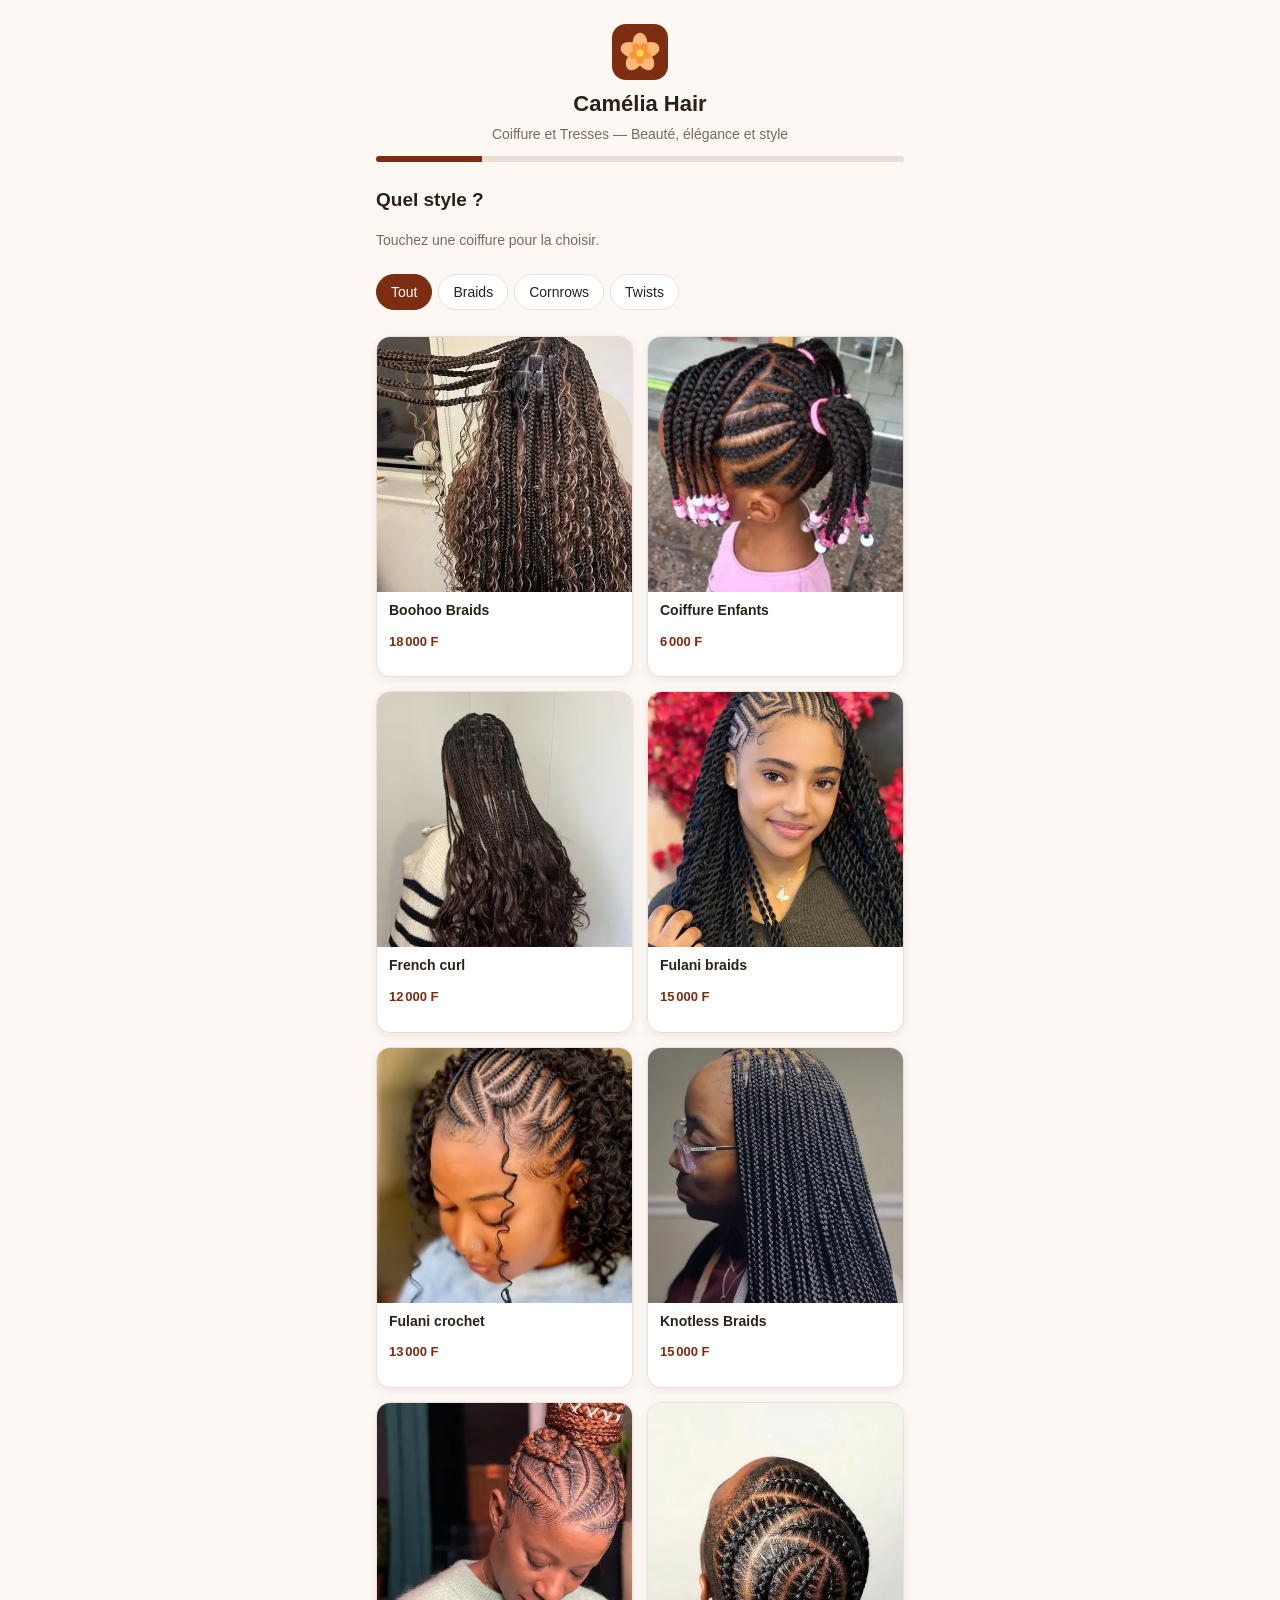
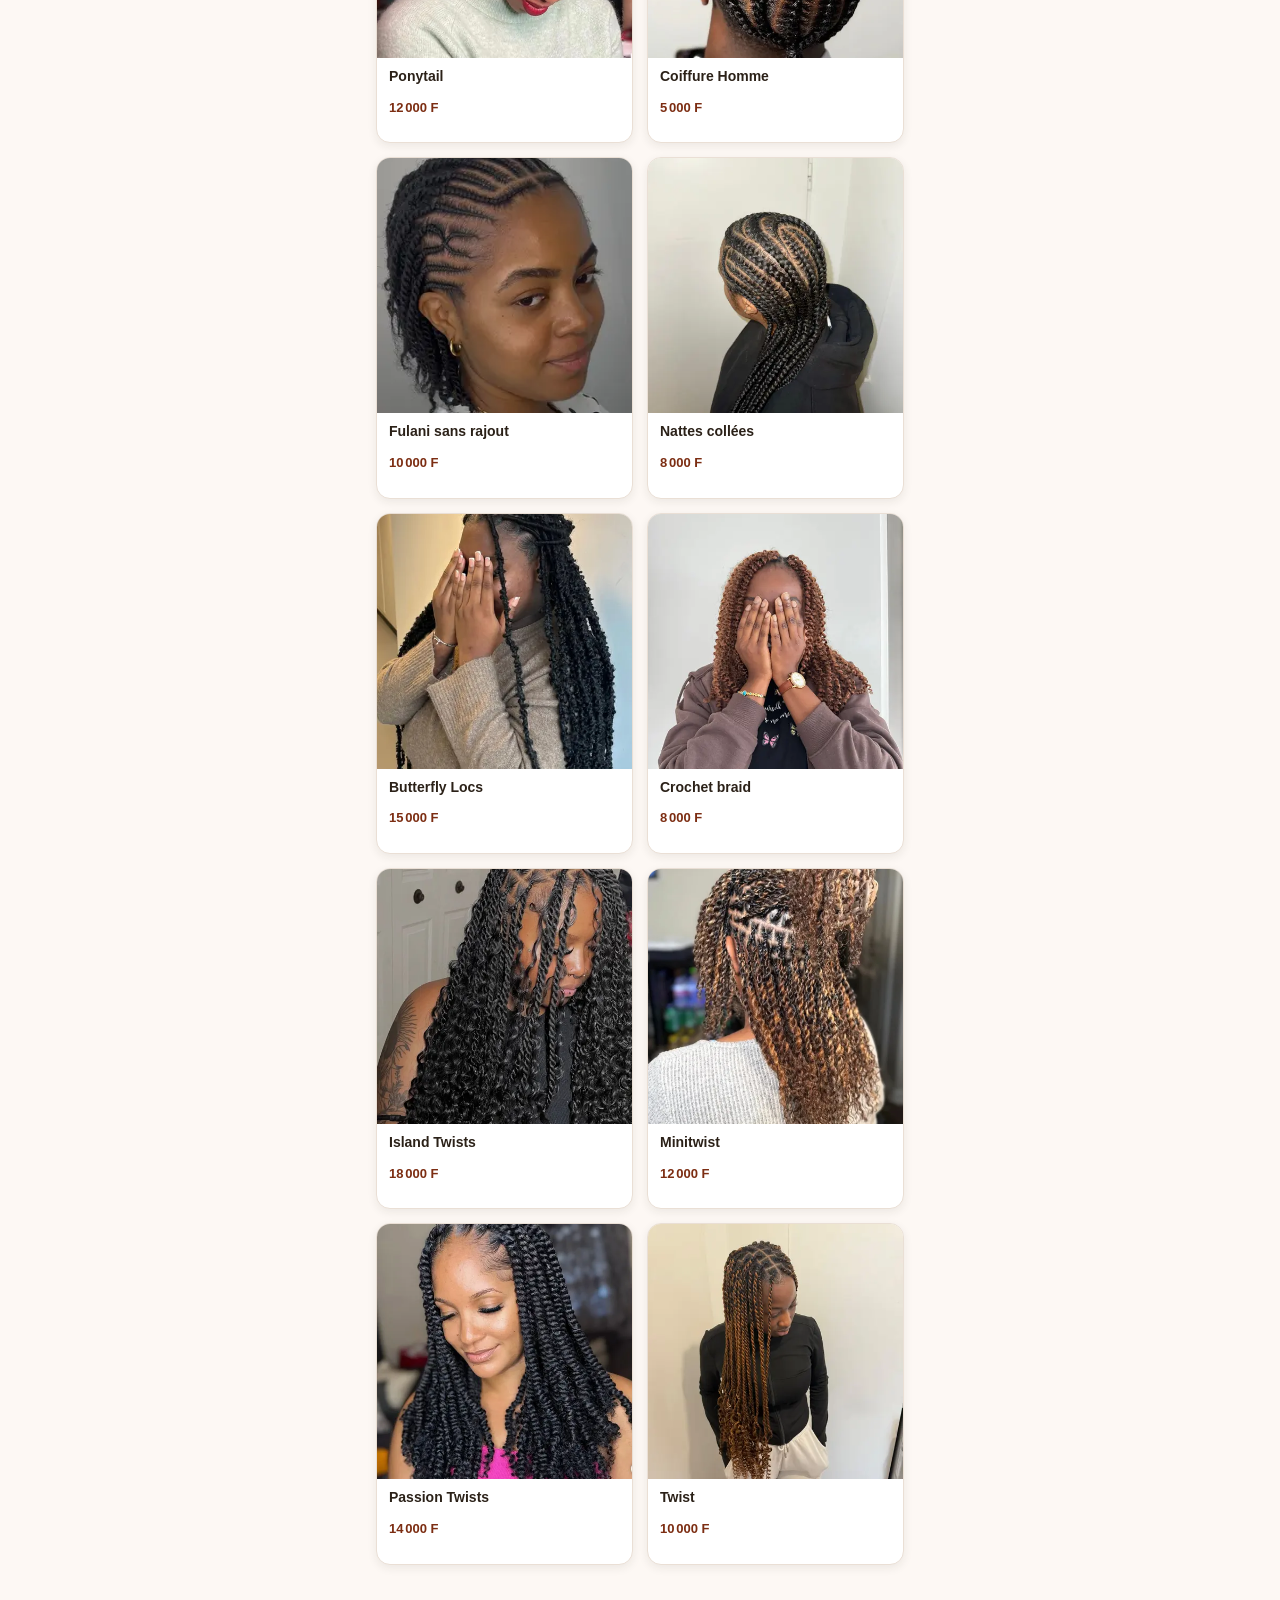
<file: outil1-reservation/index.html>
<!DOCTYPE html>
<html lang="fr">
<head>
  <meta charset="UTF-8">
  <meta name="viewport" content="width=device-width, initial-scale=1, viewport-fit=cover">
  <meta name="theme-color" content="#7c2d12">
  <title>Réservation — Camélia Hair</title>
  <link rel="stylesheet" href="style.css">
  <link rel="manifest" href="manifest.json">
  <link rel="icon" href="assets/favicon.svg" type="image/svg+xml">
</head>
<body>
  <main id="app" class="app" aria-live="polite"></main>
  <script src="config.js"></script>
  <script src="app.js"></script>
  <script>
    if ('serviceWorker' in navigator) {
      navigator.serviceWorker.register('sw.js').catch(function(){});
    }
  </script>
</body>
</html>
</file>
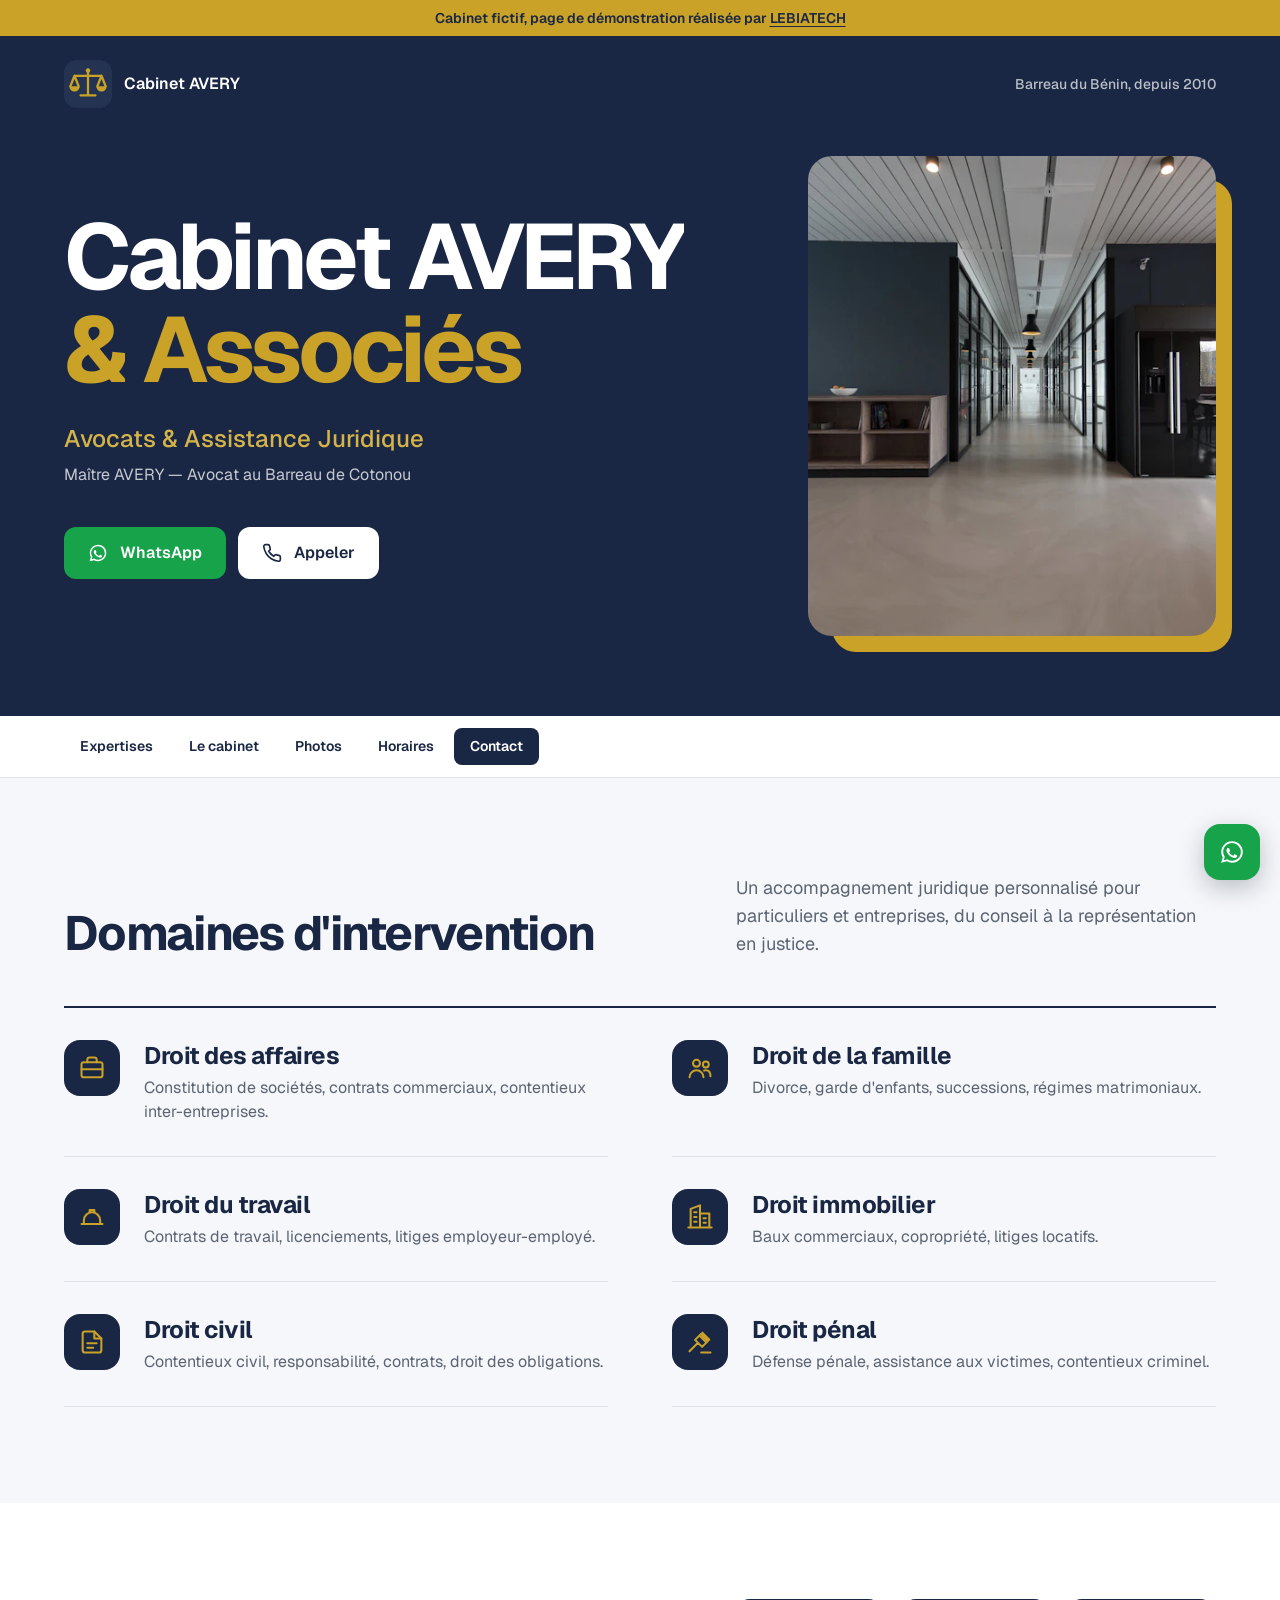
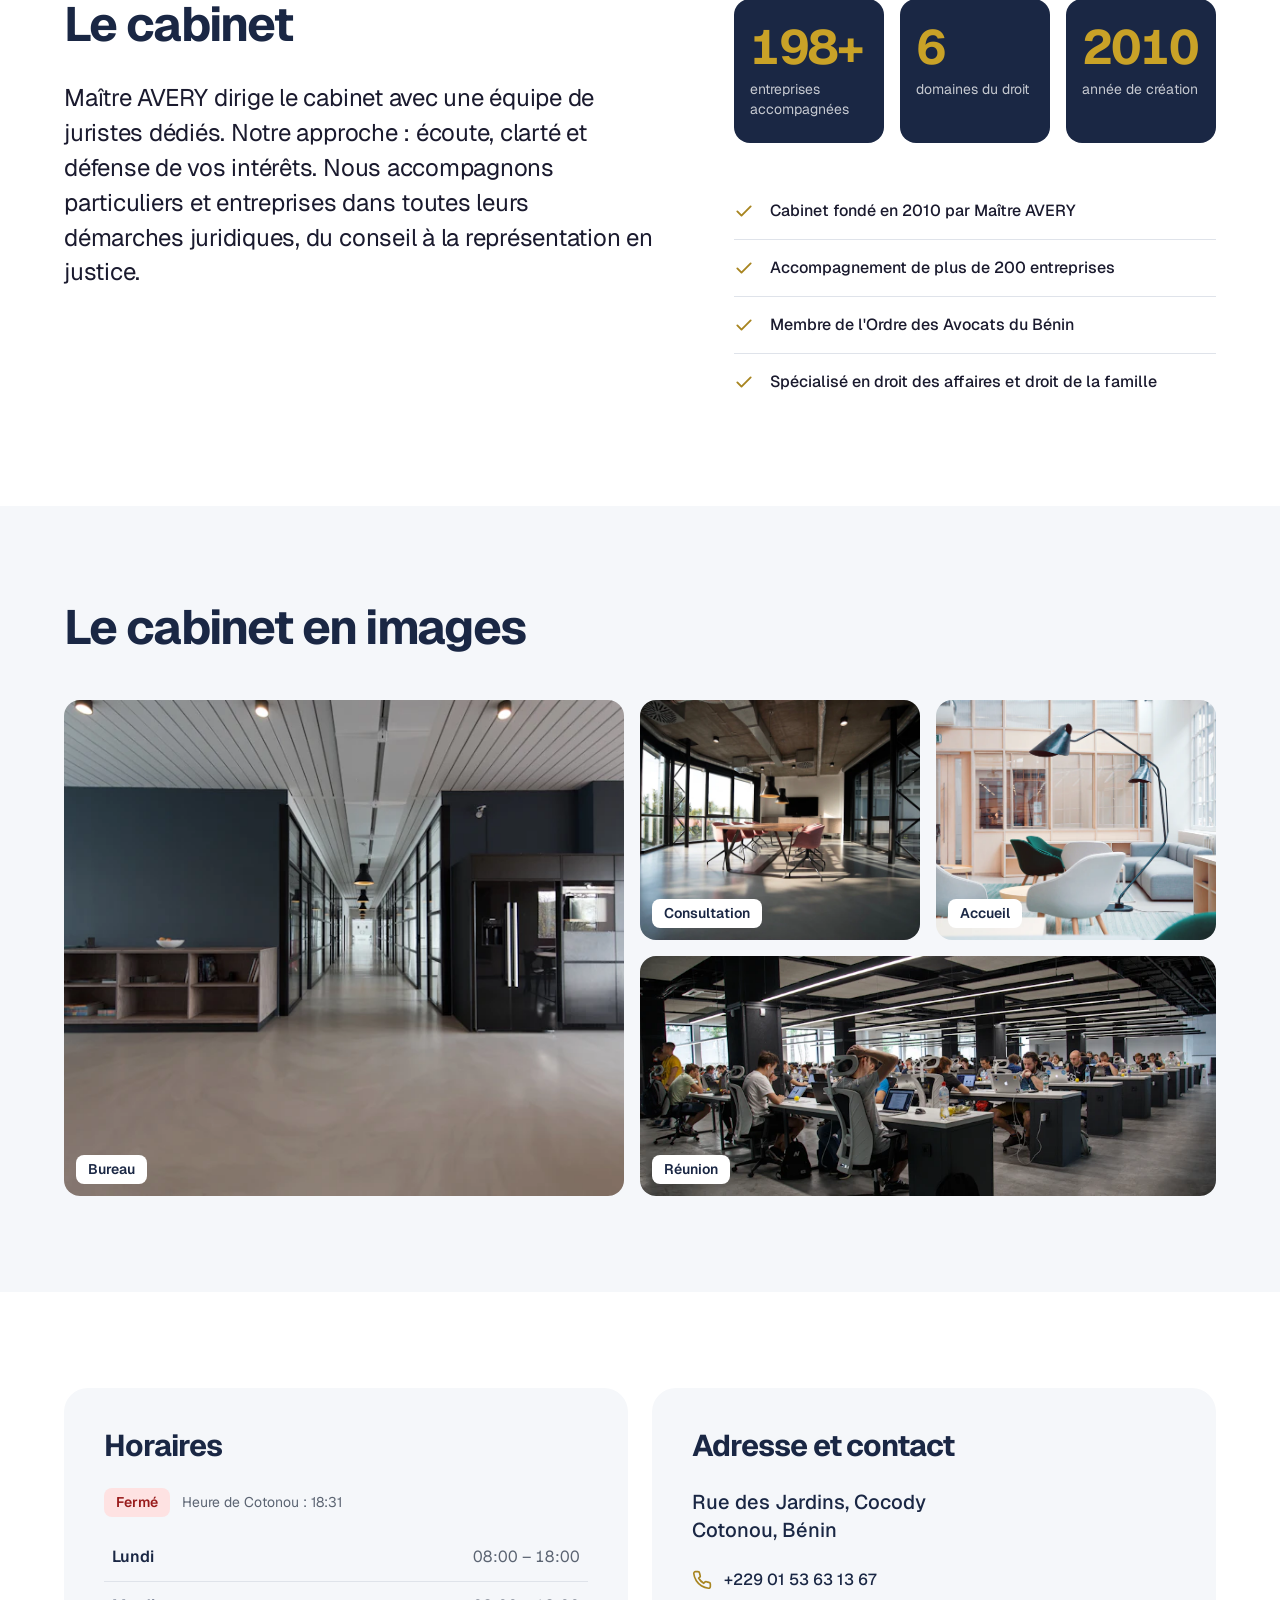
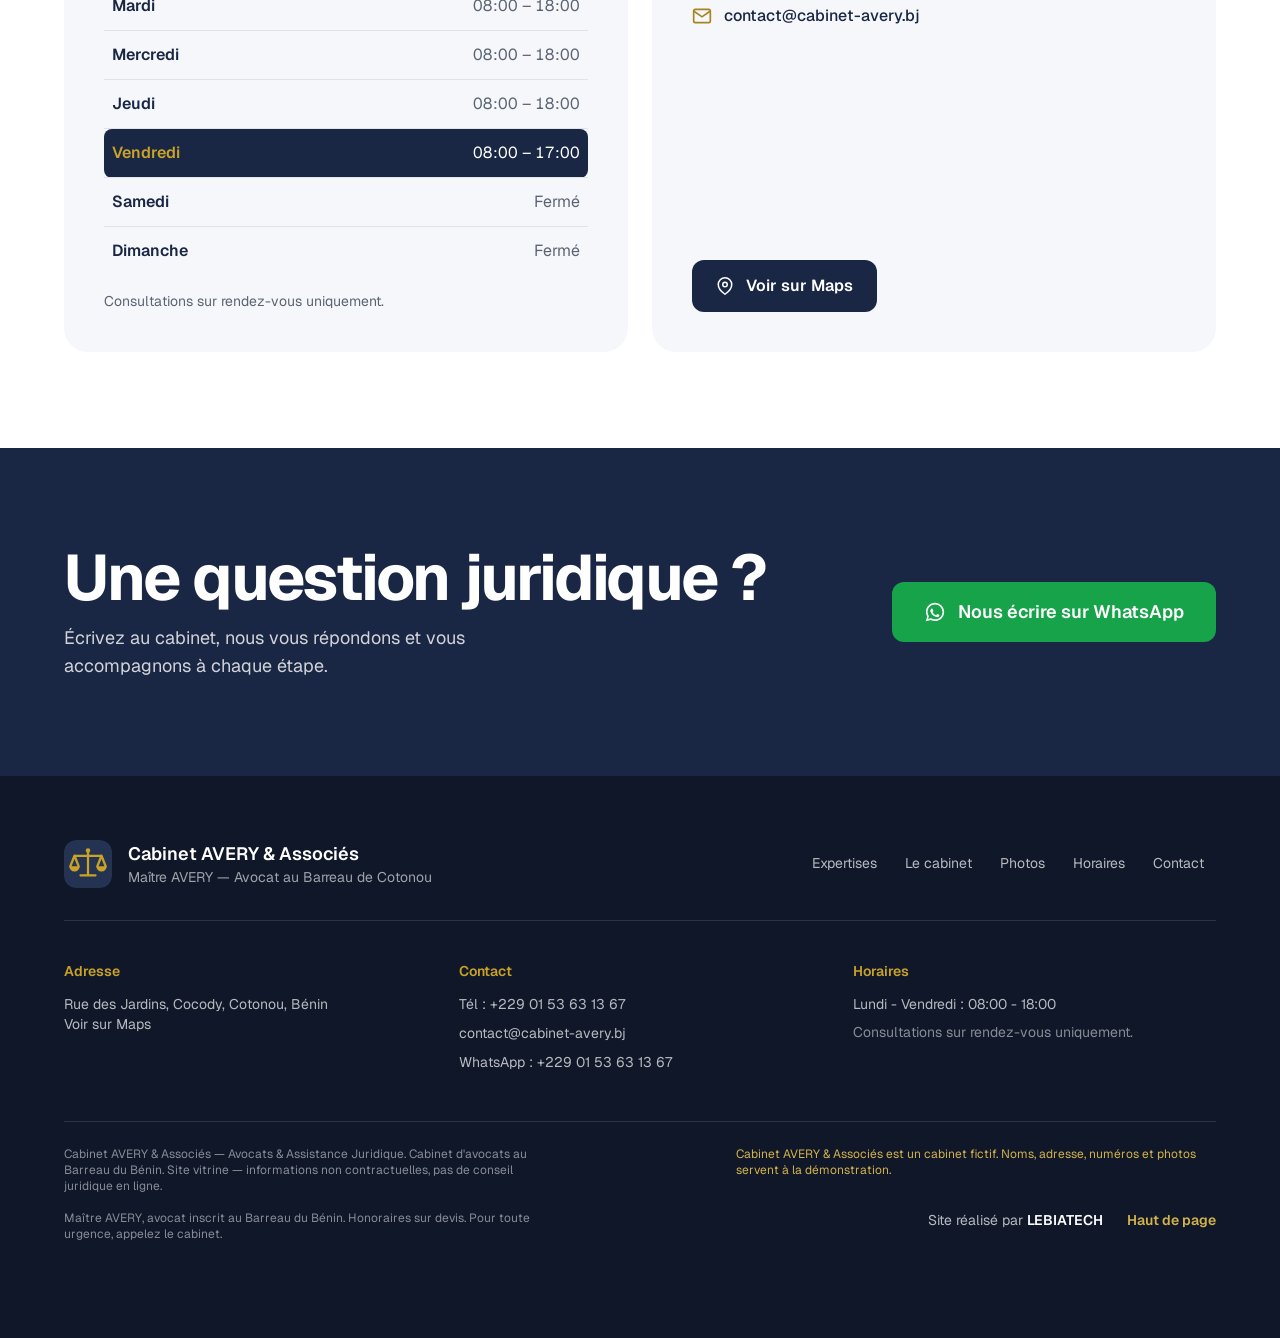
<file: outil2-presentation/index.html>
<!DOCTYPE html>
<html lang="fr">
<head>
  <meta charset="UTF-8">
  <meta name="viewport" content="width=device-width, initial-scale=1, viewport-fit=cover">
  <meta name="theme-color" content="#1a2744">
  <title>Cabinet AVERY &amp; Associés — Avocats à Cotonou, Bénin</title>
  <meta name="description" content="Cabinet AVERY &amp; Associés, cabinet d'avocats au Barreau du Bénin. Droit des affaires, famille, travail, immobilier, civil, pénal. Cotonou. Contactez-nous sur WhatsApp.">
  <link rel="stylesheet" href="style.css">
  <link rel="manifest" href="manifest.json">
  <link rel="icon" href="assets/favicon.svg" type="image/svg+xml">
  <link rel="preconnect" href="https://fonts.googleapis.com">
  <link rel="preconnect" href="https://fonts.gstatic.com" crossorigin>
  <link href="https://fonts.googleapis.com/css2?family=Geist:wght@400;500;600;700&display=swap" rel="stylesheet">
</head>
<body>
  <a class="skip" href="#services">Aller au contenu</a>

  <p class="demo-bar" id="demo-bar">Cabinet fictif, page de démonstration réalisée par <a href="https://lebiatech.com" target="_blank" rel="noopener">LEBIATECH</a></p>

  <header class="hero" id="haut">
    <div class="wrap">
      <div class="hero-top">
        <a class="brand" href="#haut"><svg class="mark" width="48" height="48" viewBox="0 0 64 64" aria-hidden="true"><rect width="64" height="64" rx="16" fill="#243352"/><g stroke="#c9a227" stroke-width="3" stroke-linecap="round" fill="none"><path d="M32 15v31M22 47h20M14 21h36M14 21 8.5 35M14 21l5.5 14M50 21l-5.5 14M50 21l5.5 14"/></g><circle cx="32" cy="14" r="3" fill="#c9a227"/><path d="M7 35h14a7 7 0 0 1-14 0zM43 35h14a7 7 0 0 1-14 0z" fill="#c9a227"/></svg><span id="brand-nom">Cabinet AVERY</span></a>
        <p class="hero-since">Barreau du Bénin, depuis 2010</p>
      </div>
      <div class="hero-grid">
        <div class="hero-text">
          <h1 id="hero-nom">Cabinet AVERY &amp; Associés</h1>
          <p class="hero-slogan" id="hero-slogan">Avocats &amp; Assistance Juridique</p>
          <p class="hero-baseline" id="hero-baseline"></p>
          <div class="hero-ctas">
            <a class="btn btn-wa" id="hero-wa" href="#"><svg viewBox="0 0 24 24" width="20" height="20" fill="currentColor" aria-hidden="true"><path d="M12.04 2C6.58 2 2.13 6.45 2.13 11.91c0 1.75.46 3.45 1.32 4.95L2 22l5.25-1.38a9.9 9.9 0 0 0 4.79 1.22h.01c5.46 0 9.91-4.45 9.91-9.91 0-2.65-1.03-5.14-2.9-7.01A9.85 9.85 0 0 0 12.04 2zm0 1.8c2.17 0 4.21.85 5.74 2.38a8.07 8.07 0 0 1 2.38 5.73c0 4.48-3.65 8.11-8.12 8.11a8.2 8.2 0 0 1-4.14-1.13l-.3-.18-3.11.82.83-3.04-.2-.31a8.08 8.08 0 0 1-1.25-4.29c0-4.48 3.65-8.11 8.11-8.11zm-3.6 4.5c-.17 0-.44.06-.67.31-.23.25-.87.85-.87 2.07 0 1.22.89 2.39 1.01 2.55.12.16 1.72 2.63 4.18 3.69.58.25 1.04.4 1.39.51.58.18 1.11.16 1.53.1.46-.07 1.42-.58 1.62-1.14.2-.56.2-1.04.14-1.14-.06-.1-.23-.16-.48-.28-.25-.12-1.42-.7-1.64-.78-.22-.08-.38-.12-.54.13-.16.25-.62.78-.76.94-.14.16-.28.18-.53.06-.25-.12-1.05-.39-2-1.23-.74-.66-1.24-1.47-1.38-1.72-.14-.25-.02-.39.11-.51.11-.11.25-.29.37-.43.12-.14.16-.25.25-.41.08-.16.04-.31-.02-.43-.06-.12-.54-1.3-.74-1.78-.19-.47-.39-.41-.54-.42z"/></svg> WhatsApp</a>
            <a class="btn btn-light" id="hero-tel" href="#"><svg viewBox="0 0 24 24" width="20" height="20" fill="none" stroke="currentColor" stroke-width="2" aria-hidden="true"><path d="M22 16.92v3a2 2 0 0 1-2.18 2 19.79 19.79 0 0 1-8.63-3.07 19.5 19.5 0 0 1-6-6 19.79 19.79 0 0 1-3.07-8.67A2 2 0 0 1 4.11 2h3a2 2 0 0 1 2 1.72c.127.96.361 1.903.7 2.81a2 2 0 0 1-.45 2.11L8.09 9.91a16 16 0 0 0 6 6l1.27-1.27a2 2 0 0 1 2.11-.45c.907.339 1.85.573 2.81.7A2 2 0 0 1 22 16.92z"/></svg> Appeler</a>
          </div>
        </div>
        <figure class="hero-photo" data-reveal><img id="hero-img" src="assets/office-1.webp" alt="Bureau du cabinet" width="640" height="760"></figure>
      </div>
    </div>
  </header>

  <nav class="quicknav" aria-label="Navigation rapide">
    <div class="wrap">
      <a href="#services">Expertises</a>
      <a href="#presentation">Le cabinet</a>
      <a href="#galerie">Photos</a>
      <a href="#horaires">Horaires</a>
      <a href="#adresse">Contact</a>
    </div>
  </nav>

  <main>
    <section id="services" class="section">
      <div class="wrap">
        <div class="section-head" data-reveal>
          <h2>Domaines d'intervention</h2>
          <p class="section-sub">Un accompagnement juridique personnalisé pour particuliers et entreprises, du conseil à la représentation en justice.</p>
        </div>
        <div class="services" id="services-grid"></div>
      </div>
    </section>

    <section id="presentation" class="section section-white">
      <div class="wrap about">
        <div data-reveal>
          <h2>Le cabinet</h2>
          <p class="presentation" id="presentation-texte"></p>
        </div>
        <div data-reveal>
          <dl class="figures" id="chiffres"></dl>
          <ul class="values" id="distinctions-list"></ul>
        </div>
      </div>
    </section>

    <section id="galerie" class="section">
      <div class="wrap">
        <div class="section-head" data-reveal><h2>Le cabinet en images</h2></div>
        <div class="gallery" id="galerie-grid"></div>
      </div>
    </section>

    <section class="section section-white">
      <div class="wrap visit">
        <div id="horaires" class="panel" data-reveal>
          <h2>Horaires</h2>
          <div class="hours-status" id="hours-status"></div>
          <table class="hours" id="hours-table"></table>
          <p class="note" id="hours-note"></p>
        </div>
        <div id="adresse" class="panel" data-reveal>
          <h2>Adresse et contact</h2>
          <p class="addr" id="adresse-texte"></p>
          <div class="contact-details">
            <a href="#" id="contact-tel" class="contact-link"><svg viewBox="0 0 24 24" width="20" height="20" fill="none" stroke="currentColor" stroke-width="2" aria-hidden="true"><path d="M22 16.92v3a2 2 0 0 1-2.18 2 19.79 19.79 0 0 1-8.63-3.07 19.5 19.5 0 0 1-6-6 19.79 19.79 0 0 1-3.07-8.67A2 2 0 0 1 4.11 2h3a2 2 0 0 1 2 1.72c.127.96.361 1.903.7 2.81a2 2 0 0 1-.45 2.11L8.09 9.91a16 16 0 0 0 6 6l1.27-1.27a2 2 0 0 1 2.11-.45c.907.339 1.85.573 2.81.7A2 2 0 0 1 22 16.92z"/></svg><span id="contact-tel-text"></span></a>
            <a href="#" id="contact-email" class="contact-link"><svg viewBox="0 0 24 24" width="20" height="20" fill="none" stroke="currentColor" stroke-width="2" aria-hidden="true"><path d="M4 4h16c1.1 0 2 .9 2 2v12c0 1.1-.9 2-2 2H4c-1.1 0-2-.9-2-2V6c0-1.1.9-2 2-2z"/><polyline points="22,6 12,13 2,6"/></svg><span id="contact-email-text"></span></a>
          </div>
          <a class="btn btn-navy" id="itineraire" href="#" target="_blank" rel="noopener"><svg viewBox="0 0 24 24" width="20" height="20" fill="none" stroke="currentColor" stroke-width="2" aria-hidden="true"><path d="M21 10c0 7-9 13-9 13s-9-6-9-13a9 9 0 0 1 18 0z"/><circle cx="12" cy="10" r="3"/></svg> Voir sur Maps</a>
        </div>
      </div>
    </section>

    <section class="cta">
      <div class="wrap cta-inner" data-reveal>
        <div>
          <h2>Une question juridique ?</h2>
          <p>Écrivez au cabinet, nous vous répondons et vous accompagnons à chaque étape.</p>
        </div>
        <a class="btn btn-wa btn-large" id="cta-wa" href="#"><svg viewBox="0 0 24 24" width="22" height="22" fill="currentColor" aria-hidden="true"><path d="M12.04 2C6.58 2 2.13 6.45 2.13 11.91c0 1.75.46 3.45 1.32 4.95L2 22l5.25-1.38a9.9 9.9 0 0 0 4.79 1.22h.01c5.46 0 9.91-4.45 9.91-9.91 0-2.65-1.03-5.14-2.9-7.01A9.85 9.85 0 0 0 12.04 2zm0 1.8c2.17 0 4.21.85 5.74 2.38a8.07 8.07 0 0 1 2.38 5.73c0 4.48-3.65 8.11-8.12 8.11a8.2 8.2 0 0 1-4.14-1.13l-.3-.18-3.11.82.83-3.04-.2-.31a8.08 8.08 0 0 1-1.25-4.29c0-4.48 3.65-8.11 8.11-8.11zm-3.6 4.5c-.17 0-.44.06-.67.31-.23.25-.87.85-.87 2.07 0 1.22.89 2.39 1.01 2.55.12.16 1.72 2.63 4.18 3.69.58.25 1.04.4 1.39.51.58.18 1.11.16 1.53.1.46-.07 1.42-.58 1.62-1.14.2-.56.2-1.04.14-1.14-.06-.1-.23-.16-.48-.28-.25-.12-1.42-.7-1.64-.78-.22-.08-.38-.12-.54.13-.16.25-.62.78-.76.94-.14.16-.28.18-.53.06-.25-.12-1.05-.39-2-1.23-.74-.66-1.24-1.47-1.38-1.72-.14-.25-.02-.39.11-.51.11-.11.25-.29.37-.43.12-.14.16-.25.25-.41.08-.16.04-.31-.02-.43-.06-.12-.54-1.3-.74-1.78-.19-.47-.39-.41-.54-.42z"/></svg> Nous écrire sur WhatsApp</a>
      </div>
    </section>
  </main>

  <footer class="footer">
    <div class="wrap">
      <div class="footer-top">
        <div class="footer-brand">
          <svg class="mark" width="48" height="48" viewBox="0 0 64 64" aria-hidden="true"><rect width="64" height="64" rx="16" fill="#243352"/><g stroke="#c9a227" stroke-width="3" stroke-linecap="round" fill="none"><path d="M32 15v31M22 47h20M14 21h36M14 21 8.5 35M14 21l5.5 14M50 21l-5.5 14M50 21l5.5 14"/></g><circle cx="32" cy="14" r="3" fill="#c9a227"/><path d="M7 35h14a7 7 0 0 1-14 0zM43 35h14a7 7 0 0 1-14 0z" fill="#c9a227"/></svg>
          <div>
            <h3 id="footer-nom"></h3>
            <p id="footer-baseline"></p>
          </div>
        </div>
        <nav class="footer-nav-links" aria-label="Pied de page">
          <a href="#services">Expertises</a>
          <a href="#presentation">Le cabinet</a>
          <a href="#galerie">Photos</a>
          <a href="#horaires">Horaires</a>
          <a href="#adresse">Contact</a>
        </nav>
      </div>
      <div class="footer-grid">
        <div class="footer-col">
          <h4>Adresse</h4>
          <p id="footer-addr"></p>
          <a href="#" id="footer-map" class="footer-link">Voir sur Maps</a>
        </div>
        <div class="footer-col">
          <h4>Contact</h4>
          <a href="#" id="footer-tel" class="footer-link"></a>
          <a href="#" id="footer-email" class="footer-link"></a>
          <a href="#" id="footer-wa" class="footer-link"></a>
        </div>
        <div class="footer-col">
          <h4>Horaires</h4>
          <p id="footer-hours"></p>
          <p class="footer-note" id="footer-hours-note"></p>
        </div>
      </div>
      <div class="footer-bottom">
        <p id="footer-txt"></p>
        <p class="demo-note">Cabinet AVERY &amp; Associés est un cabinet fictif. Noms, adresse, numéros et photos servent à la démonstration.</p>
        <p id="footer-legal"></p>
        <div class="footer-end">
          <a class="by" href="https://lebiatech.com" target="_blank" rel="noopener">Site réalisé par <strong>LEBIATECH</strong></a>
          <a href="#haut" class="totop">Haut de page</a>
        </div>
      </div>
    </div>
  </footer>

  <a class="fab-wa" id="fab-wa" href="#" aria-label="Écrire sur WhatsApp">
    <svg viewBox="0 0 24 24" width="26" height="26" fill="currentColor" aria-hidden="true"><path d="M12.04 2C6.58 2 2.13 6.45 2.13 11.91c0 1.75.46 3.45 1.32 4.95L2 22l5.25-1.38a9.9 9.9 0 0 0 4.79 1.22h.01c5.46 0 9.91-4.45 9.91-9.91 0-2.65-1.03-5.14-2.9-7.01A9.85 9.85 0 0 0 12.04 2zm0 1.8c2.17 0 4.21.85 5.74 2.38a8.07 8.07 0 0 1 2.38 5.73c0 4.48-3.65 8.11-8.12 8.11a8.2 8.2 0 0 1-4.14-1.13l-.3-.18-3.11.82.83-3.04-.2-.31a8.08 8.08 0 0 1-1.25-4.29c0-4.48 3.65-8.11 8.11-8.11zm-3.6 4.5c-.17 0-.44.06-.67.31-.23.25-.87.85-.87 2.07 0 1.22.89 2.39 1.01 2.55.12.16 1.72 2.63 4.18 3.69.58.25 1.04.4 1.39.51.58.18 1.11.16 1.53.1.46-.07 1.42-.58 1.62-1.14.2-.56.2-1.04.14-1.14-.06-.1-.23-.16-.48-.28-.25-.12-1.42-.7-1.64-.78-.22-.08-.38-.12-.54.13-.16.25-.62.78-.76.94-.14.16-.28.18-.53.06-.25-.12-1.05-.39-2-1.23-.74-.66-1.24-1.47-1.38-1.72-.14-.25-.02-.39.11-.51.11-.11.25-.29.37-.43.12-.14.16-.25.25-.41.08-.16.04-.31-.02-.43-.06-.12-.54-1.3-.74-1.78-.19-.47-.39-.41-.54-.42z"/></svg>
  </a>

  <div class="lightbox" id="lightbox" hidden>
    <button class="lb-close" id="lb-close" aria-label="Fermer"><svg width="20" height="20" viewBox="0 0 24 24" fill="none" stroke="currentColor" stroke-width="2" stroke-linecap="round" aria-hidden="true"><path d="M6 6l12 12M18 6 6 18"/></svg></button>
    <img id="lb-img" alt="">
  </div>

  <script src="config.js"></script>
  <script src="app.js"></script>
  <script>
    if ('serviceWorker' in navigator) {
      navigator.serviceWorker.register('sw.js').catch(function(){});
    }
  </script>
</body>
</html>
</file>
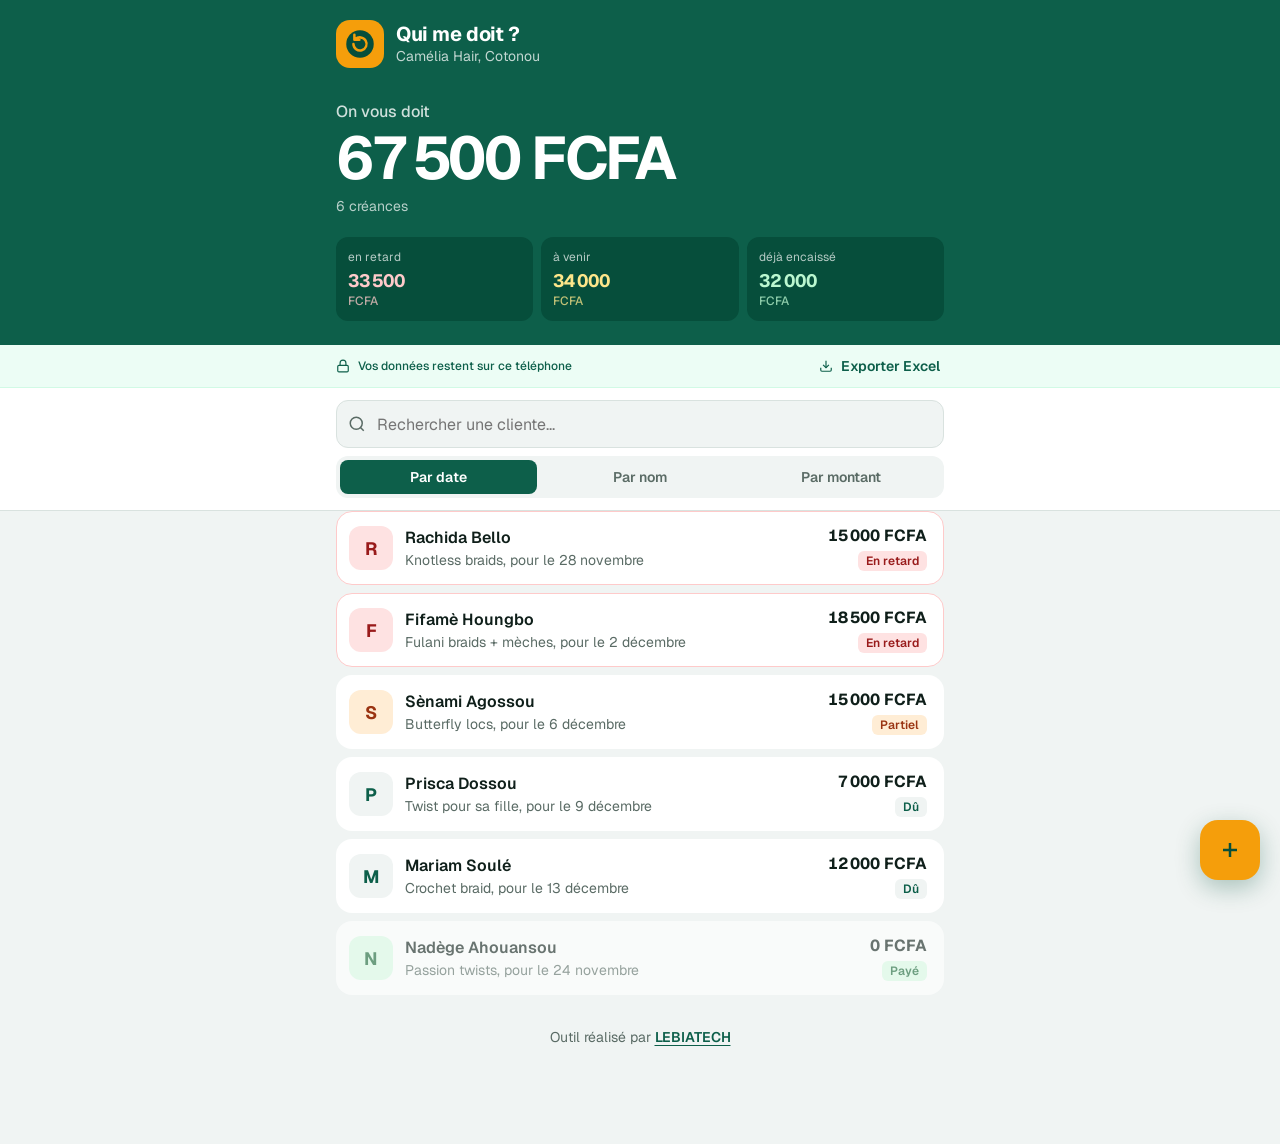
<file: outil3-creances/index.html>
<!DOCTYPE html>
<html lang="fr">
<head>
  <meta charset="UTF-8">
  <meta name="viewport" content="width=device-width, initial-scale=1, viewport-fit=cover">
  <meta name="theme-color" content="#0d5f4a">
  <title>Qui me doit ? — Camélia Hair</title>
  <link rel="stylesheet" href="style.css">
  <link rel="manifest" href="manifest.json">
  <link rel="icon" href="assets/favicon.svg" type="image/svg+xml">
  <link rel="preconnect" href="https://fonts.googleapis.com">
  <link rel="preconnect" href="https://fonts.gstatic.com" crossorigin>
  <link href="https://fonts.googleapis.com/css2?family=Geist:wght@400;500;600;700&display=swap" rel="stylesheet">
</head>
<body>
  <header class="top">
    <div class="wrap">
      <div class="top-row">
        <div class="brand">
          <div class="brand-icon">
            <svg viewBox="0 0 64 64" width="40" height="40" aria-hidden="true"><circle cx="32" cy="32" r="22" fill="currentColor"/><path d="M24.5 24.5A10.5 10.5 0 1 1 21.5 32M23 17v8h8" fill="none" stroke="#f59e0b" stroke-width="4" stroke-linecap="round" stroke-linejoin="round"/></svg>
          </div>
          <div>
            <h1>Qui me doit ?</h1>
            <p class="sub" id="sub-titre">Camélia Hair, Cotonou</p>
          </div>
        </div>
      </div>
      <div class="total">
        <span class="total-label">On vous doit</span>
        <span class="total-value" id="total-value">0 F</span>
        <span class="total-count" id="total-count"></span>
      </div>
      <dl class="kpis">
        <div><dt>en retard</dt><dd id="kpi-retard">0</dd></div>
        <div><dt>à venir</dt><dd id="kpi-avenir">0</dd></div>
        <div><dt>déjà encaissé</dt><dd id="kpi-paye">0</dd></div>
      </dl>
    </div>
  </header>

  <div class="databar">
    <div class="wrap">
      <span>
        <svg viewBox="0 0 24 24" width="14" height="14" fill="none" stroke="currentColor" stroke-width="2" style="vertical-align:middle;margin-right:4px" aria-hidden="true"><rect x="3" y="11" width="18" height="11" rx="2" ry="2"/><path d="M7 11V7a5 5 0 0 1 10 0v4"/></svg>
        Vos données restent sur ce téléphone
      </span>
      <button id="btn-export" class="link">
        <svg viewBox="0 0 24 24" width="14" height="14" fill="none" stroke="currentColor" stroke-width="2" style="vertical-align:middle;margin-right:4px" aria-hidden="true"><path d="M21 15v4a2 2 0 0 1-2 2H5a2 2 0 0 1-2-2v-4"/><polyline points="7 10 12 15 17 10"/><line x1="12" y1="15" x2="12" y2="3"/></svg>
        Exporter Excel
      </button>
    </div>
  </div>

  <div class="searchbar">
    <div class="wrap">
      <div class="search-input-wrap">
        <svg viewBox="0 0 24 24" width="18" height="18" fill="none" stroke="currentColor" stroke-width="2" aria-hidden="true"><circle cx="11" cy="11" r="8"/><line x1="21" y1="21" x2="16.65" y2="16.65"/></svg>
        <input type="text" id="search" placeholder="Rechercher une cliente..." autocomplete="off">
      </div>
      <div class="sort-tabs">
        <button class="sort-tab active" data-sort="date">Par date</button>
        <button class="sort-tab" data-sort="nom">Par nom</button>
        <button class="sort-tab" data-sort="montant">Par montant</button>
      </div>
    </div>
  </div>

  <main id="liste" class="wrap">
    <ul id="list" class="list"></ul>
    <div class="empty" id="empty" hidden>
      <svg viewBox="0 0 24 24" width="48" height="48" fill="none" stroke="currentColor" stroke-width="1.5" aria-hidden="true"><path d="M14 2H6a2 2 0 0 0-2 2v16a2 2 0 0 0 2 2h12a2 2 0 0 0 2-2V8z"/><polyline points="14 2 14 8 20 8"/></svg>
      <p>Aucune créance pour le moment</p>
      <p class="empty-hint">Appuyez sur + pour ajouter une cliente</p>
    </div>
    <p class="by">Outil réalisé par <a href="https://lebiatech.com" target="_blank" rel="noopener">LEBIATECH</a></p>
  </main>

  <button id="btn-add" class="fab" aria-label="Ajouter une créance">
    <svg viewBox="0 0 24 24" width="24" height="24" fill="none" stroke="currentColor" stroke-width="2.5" aria-hidden="true"><line x1="12" y1="5" x2="12" y2="19"/><line x1="5" y1="12" x2="19" y2="12"/></svg>
  </button>

  <div class="sheet" id="sheet-form" hidden>
    <form id="form" class="sheet-inner">
      <div class="sheet-header">
        <h2>Nouvelle créance</h2>
        <button type="button" class="sheet-close" id="form-cancel" aria-label="Fermer"><svg width="18" height="18" viewBox="0 0 24 24" fill="none" stroke="currentColor" stroke-width="2.25" stroke-linecap="round" aria-hidden="true"><path d="M6 6l12 12M18 6 6 18"/></svg></button>
      </div>
      <div class="field">
        <label>Nom de la cliente *</label>
        <input type="text" id="f-nom" required autocomplete="name" placeholder="Ex. Awa Koné">
      </div>
      <div class="field-row">
        <div class="field">
          <label>Montant (F) *</label>
          <input type="number" id="f-montant" required min="1" step="1" inputmode="numeric" placeholder="Ex. 15000">
        </div>
        <div class="field">
          <label>Échéance *</label>
          <input type="date" id="f-echeance" required>
        </div>
      </div>
      <div class="field">
        <label>Téléphone</label>
        <input type="tel" id="f-tel" inputmode="tel" placeholder="Pour la relance WhatsApp">
      </div>
      <div class="field">
        <label>Motif (facultatif)</label>
        <input type="text" id="f-motif" placeholder="Ex. Tresses + produit">
      </div>
      <div class="sheet-actions">
        <button type="submit" class="btn btn-primary">Enregistrer</button>
      </div>
    </form>
  </div>

  <div class="sheet" id="sheet-detail" hidden>
    <div class="sheet-inner">
      <div class="sheet-header">
        <h2 id="d-titre">Détail</h2>
        <button type="button" class="sheet-close" id="d-back" aria-label="Fermer"><svg width="18" height="18" viewBox="0 0 24 24" fill="none" stroke="currentColor" stroke-width="2.25" stroke-linecap="round" aria-hidden="true"><path d="M6 6l12 12M18 6 6 18"/></svg></button>
      </div>
      <div class="detail-grid">
        <div class="detail-item">
          <span class="detail-label">Montant total</span>
          <span class="detail-value" id="d-montant"></span>
        </div>
        <div class="detail-item highlight">
          <span class="detail-label">Reste à payer</span>
          <span class="detail-value" id="d-reste"></span>
        </div>
        <div class="detail-item">
          <span class="detail-label">Déjà payé</span>
          <span class="detail-value" id="d-paye"></span>
        </div>
        <div class="detail-item">
          <span class="detail-label">Échéance</span>
          <span class="detail-value" id="d-echeance"></span>
        </div>
        <div class="detail-item">
          <span class="detail-label">Motif</span>
          <span class="detail-value" id="d-motif"></span>
        </div>
        <div class="detail-item">
          <span class="detail-label">Téléphone</span>
          <span class="detail-value" id="d-tel"></span>
        </div>
        <div class="detail-item">
          <span class="detail-label">Statut</span>
          <span class="detail-value" id="d-statut"></span>
        </div>
      </div>
      <h3 class="sec-title">Historique</h3>
      <ul id="d-histo" class="histo"></ul>
      <div class="sheet-actions">
        <button class="btn btn-primary" id="d-pay">
          <svg viewBox="0 0 24 24" width="18" height="18" fill="none" stroke="currentColor" stroke-width="2" aria-hidden="true"><polyline points="20 6 9 17 4 12"/></svg>
          Payé
        </button>
        <button class="btn btn-primary" id="d-part">
          <svg viewBox="0 0 24 24" width="18" height="18" fill="none" stroke="currentColor" stroke-width="2" aria-hidden="true"><circle cx="12" cy="12" r="10"/><path d="M12 6v6l4 2"/></svg>
          Partiel
        </button>
        <button class="btn btn-accent" id="d-relance">
          <svg viewBox="0 0 24 24" width="18" height="18" fill="currentColor" aria-hidden="true"><path d="M12.04 2C6.58 2 2.13 6.45 2.13 11.91c0 1.75.46 3.45 1.32 4.95L2 22l5.25-1.38a9.9 9.9 0 0 0 4.79 1.22h.01c5.46 0 9.91-4.45 9.91-9.91 0-2.65-1.03-5.14-2.9-7.01A9.85 9.85 0 0 0 12.04 2z"/></svg>
          Relancer
        </button>
      </div>
      <div class="sheet-footer-actions">
        <button class="btn btn-outline" id="d-edit">
          <svg viewBox="0 0 24 24" width="16" height="16" fill="none" stroke="currentColor" stroke-width="2" aria-hidden="true"><path d="M11 4H4a2 2 0 0 0-2 2v14a2 2 0 0 0 2 2h14a2 2 0 0 0 2-2v-7"/><path d="M18.5 2.5a2.121 2.121 0 0 1 3 3L12 15l-4 1 1-4 9.5-9.5z"/></svg>
          Modifier
        </button>
        <button class="btn btn-danger" id="d-del">
          <svg viewBox="0 0 24 24" width="16" height="16" fill="none" stroke="currentColor" stroke-width="2" aria-hidden="true"><polyline points="3 6 5 6 21 6"/><path d="M19 6v14a2 2 0 0 0-2 2H7a2 2 0 0 0-2-2V6m3 0V4a2 2 0 0 1 2-2h4a2 2 0 0 1 2 2v2"/></svg>
          Supprimer
        </button>
      </div>
    </div>
  </div>

  <div class="sheet" id="sheet-part" hidden>
    <form id="form-part" class="sheet-inner">
      <div class="sheet-header">
        <h2>Paiement partiel</h2>
        <button type="button" class="sheet-close" id="p-cancel" aria-label="Fermer"><svg width="18" height="18" viewBox="0 0 24 24" fill="none" stroke="currentColor" stroke-width="2.25" stroke-linecap="round" aria-hidden="true"><path d="M6 6l12 12M18 6 6 18"/></svg></button>
      </div>
      <p class="hint" id="p-reste"></p>
      <div class="field">
        <label>Montant reçu (F)</label>
        <input type="number" id="p-montant" required min="1" step="1" inputmode="numeric" placeholder="Ex. 5000">
      </div>
      <div class="sheet-actions">
        <button type="submit" class="btn btn-primary">Valider le paiement</button>
      </div>
    </form>
  </div>

  <div class="sheet" id="sheet-edit" hidden>
    <form id="form-edit" class="sheet-inner">
      <div class="sheet-header">
        <h2>Modifier la créance</h2>
        <button type="button" class="sheet-close" id="e-cancel" aria-label="Fermer"><svg width="18" height="18" viewBox="0 0 24 24" fill="none" stroke="currentColor" stroke-width="2.25" stroke-linecap="round" aria-hidden="true"><path d="M6 6l12 12M18 6 6 18"/></svg></button>
      </div>
      <div class="field">
        <label>Nom de la cliente *</label>
        <input type="text" id="e-nom" required autocomplete="name">
      </div>
      <div class="field-row">
        <div class="field">
          <label>Montant (F) *</label>
          <input type="number" id="e-montant" required min="1" step="1" inputmode="numeric">
        </div>
        <div class="field">
          <label>Échéance *</label>
          <input type="date" id="e-echeance" required>
        </div>
      </div>
      <div class="field">
        <label>Téléphone</label>
        <input type="tel" id="e-tel" inputmode="tel">
      </div>
      <div class="field">
        <label>Motif (facultatif)</label>
        <input type="text" id="e-motif">
      </div>
      <div class="sheet-actions">
        <button type="submit" class="btn btn-primary">Enregistrer les modifications</button>
      </div>
    </form>
  </div>

  <div class="toast" id="toast"></div>

  <script src="config.js"></script>
  <script src="app.js"></script>
  <script>
    if ('serviceWorker' in navigator) {
      navigator.serviceWorker.register('sw.js').catch(function(){});
    }
  </script>
</body>
</html>
</file>
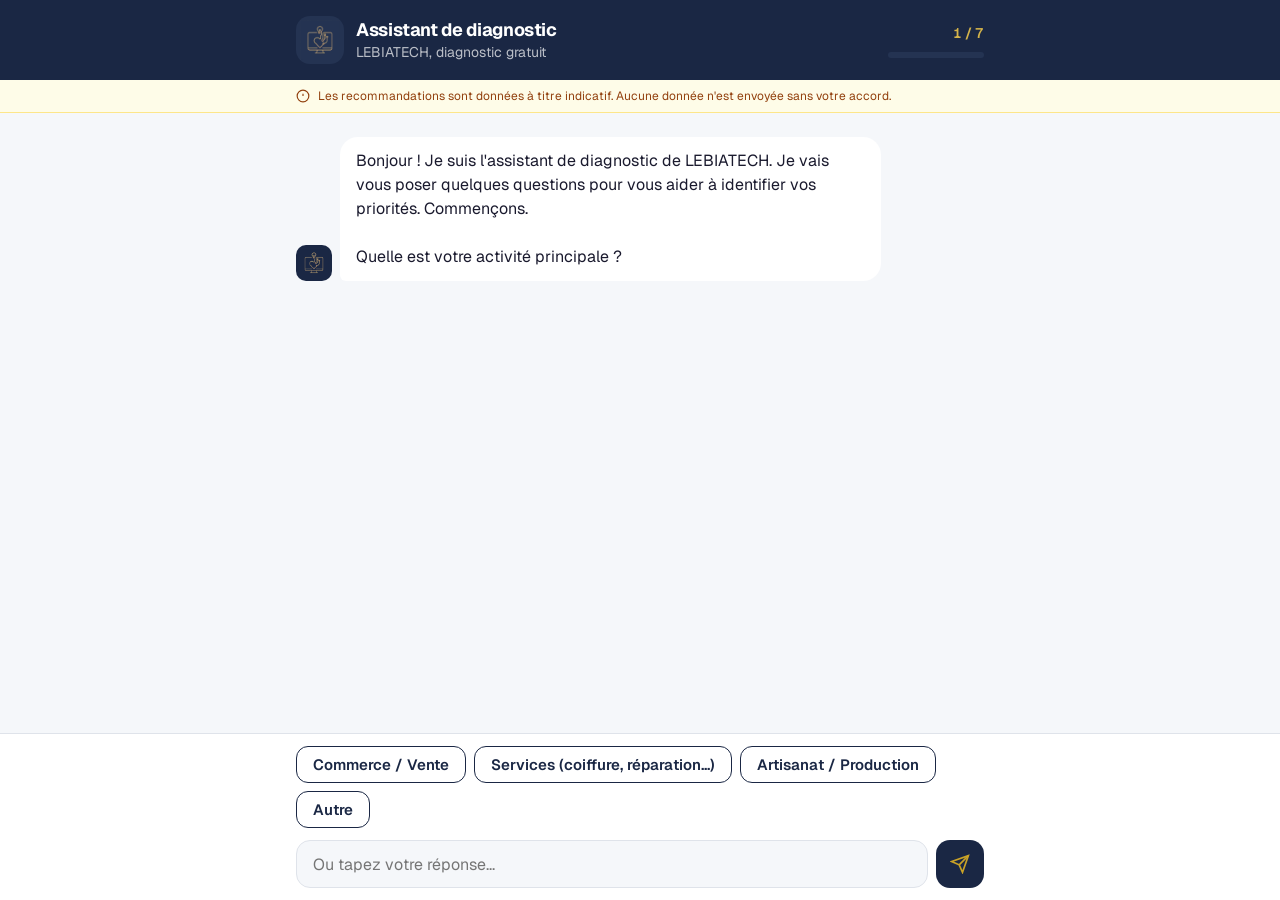
<file: outil4-diagnostic/index.html>
<!DOCTYPE html>
<html lang="fr">
<head>
  <meta charset="UTF-8">
  <meta name="viewport" content="width=device-width, initial-scale=1, viewport-fit=cover">
  <meta name="theme-color" content="#1a2744">
  <title>Assistant de diagnostic — LEBIATECH</title>
  <meta name="description" content="Assistant de diagnostic pour petites entreprises. Répondez à quelques questions et obtenez 3 pistes concrètes pour améliorer votre activité.">
  <link rel="stylesheet" href="style.css">
  <link rel="manifest" href="manifest.json">
  <link rel="icon" href="assets/favicon-96x96.webp" type="image/webp">
  <link rel="preconnect" href="https://fonts.googleapis.com">
  <link rel="preconnect" href="https://fonts.gstatic.com" crossorigin>
  <link href="https://fonts.googleapis.com/css2?family=Geist:wght@400;500;600;700&display=swap" rel="stylesheet">
</head>
<body>
  <header class="top">
    <div class="wrap">
      <div class="brand">
        <a class="brand-icon" href="https://lebiatech.com" target="_blank" rel="noopener"><img src="assets/favicon-96x96.webp" width="40" height="40" alt="LEBIATECH"></a>
        <div>
          <h1 id="titre">Assistant de diagnostic</h1>
          <p class="sub">LEBIATECH, diagnostic gratuit</p>
        </div>
      </div>
      <div class="progress" aria-hidden="true"><span id="progress-txt">1 / 7</span><i><b id="progress-bar"></b></i></div>
    </div>
  </header>

  <div class="disclaimer">
    <div class="wrap">
      <svg viewBox="0 0 24 24" width="14" height="14" fill="none" stroke="currentColor" stroke-width="2" aria-hidden="true"><circle cx="12" cy="12" r="10"/><line x1="12" y1="8" x2="12" y2="12"/><line x1="12" y1="16" x2="12.01" y2="16"/></svg>
      <span id="disclaimer">Les recommandations sont données à titre indicatif. Aucune donnée n'est envoyée sans votre accord.</span>
    </div>
  </div>

  <main class="chat-area" id="chat-area">
    <div class="wrap">
      <div id="messages" class="messages"></div>
    </div>
  </main>

  <div class="input-bar" id="input-bar">
    <div class="wrap">
      <div class="quick-replies" id="quick-replies"></div>
      <div class="input-row">
        <input type="text" id="input-text" placeholder="Tapez votre réponse..." autocomplete="off">
        <button id="btn-send" class="btn-send" aria-label="Envoyer">
          <svg viewBox="0 0 24 24" width="20" height="20" fill="none" stroke="currentColor" stroke-width="2" aria-hidden="true"><line x1="22" y1="2" x2="11" y2="13"/><polygon points="22 2 15 22 11 13 2 9 22 2"/></svg>
        </button>
      </div>
    </div>
  </div>

  <div class="result-area" id="result-area" hidden>
    <div class="wrap">
      <div id="result-content" class="result-content"></div>
      <div class="result-actions">
        <a class="btn btn-primary" id="btn-reserver" href="#" target="_blank" rel="noopener">
          <svg viewBox="0 0 24 24" width="18" height="18" fill="none" stroke="currentColor" stroke-width="2" aria-hidden="true"><rect x="3" y="4" width="18" height="18" rx="2" ry="2"/><line x1="16" y1="2" x2="16" y2="6"/><line x1="8" y1="2" x2="8" y2="6"/><line x1="3" y1="10" x2="21" y2="10"/></svg>
          Réserver mon diagnostic gratuit
        </a>
        <a class="btn btn-wa" id="btn-whatsapp" href="#" target="_blank" rel="noopener">
          <svg viewBox="0 0 24 24" width="18" height="18" fill="currentColor" aria-hidden="true"><path d="M12.04 2C6.58 2 2.13 6.45 2.13 11.91c0 1.75.46 3.45 1.32 4.95L2 22l5.25-1.38a9.9 9.9 0 0 0 4.79 1.22h.01c5.46 0 9.91-4.45 9.91-9.91 0-2.65-1.03-5.14-2.9-7.01A9.85 9.85 0 0 0 12.04 2z"/></svg>
          Contacter sur WhatsApp
        </a>
        <button class="btn btn-ghost" id="btn-recommencer">
          <svg viewBox="0 0 24 24" width="18" height="18" fill="none" stroke="currentColor" stroke-width="2" aria-hidden="true"><polyline points="1 4 1 10 7 10"/><path d="M3.51 15a9 9 0 1 0 2.13-9.36L1 10"/></svg>
          Recommencer
        </button>
      </div>
    </div>
  </div>

  <div class="error-area" id="error-area" hidden>
    <div class="wrap">
      <div class="error-content">
        <svg viewBox="0 0 24 24" width="24" height="24" fill="none" stroke="currentColor" stroke-width="2" aria-hidden="true"><circle cx="12" cy="12" r="10"/><line x1="12" y1="8" x2="12" y2="12"/><line x1="12" y1="16" x2="12.01" y2="16"/></svg>
        <p id="error-text"></p>
      </div>
    </div>
  </div>

  <a class="fab-wa" id="error-wa" href="#" target="_blank" rel="noopener" aria-label="Contacter sur WhatsApp">
    <svg viewBox="0 0 24 24" width="26" height="26" fill="currentColor" aria-hidden="true"><path d="M12.04 2C6.58 2 2.13 6.45 2.13 11.91c0 1.75.46 3.45 1.32 4.95L2 22l5.25-1.38a9.9 9.9 0 0 0 4.79 1.22h.01c5.46 0 9.91-4.45 9.91-9.91 0-2.65-1.03-5.14-2.9-7.01A9.85 9.85 0 0 0 12.04 2z"/></svg>
  </a>

  <script src="config.js"></script>
  <script src="app.js"></script>
  <script>
    if ('serviceWorker' in navigator) {
      navigator.serviceWorker.register('sw.js').catch(function(){});
    }
  </script>
</body>
</html>
</file>
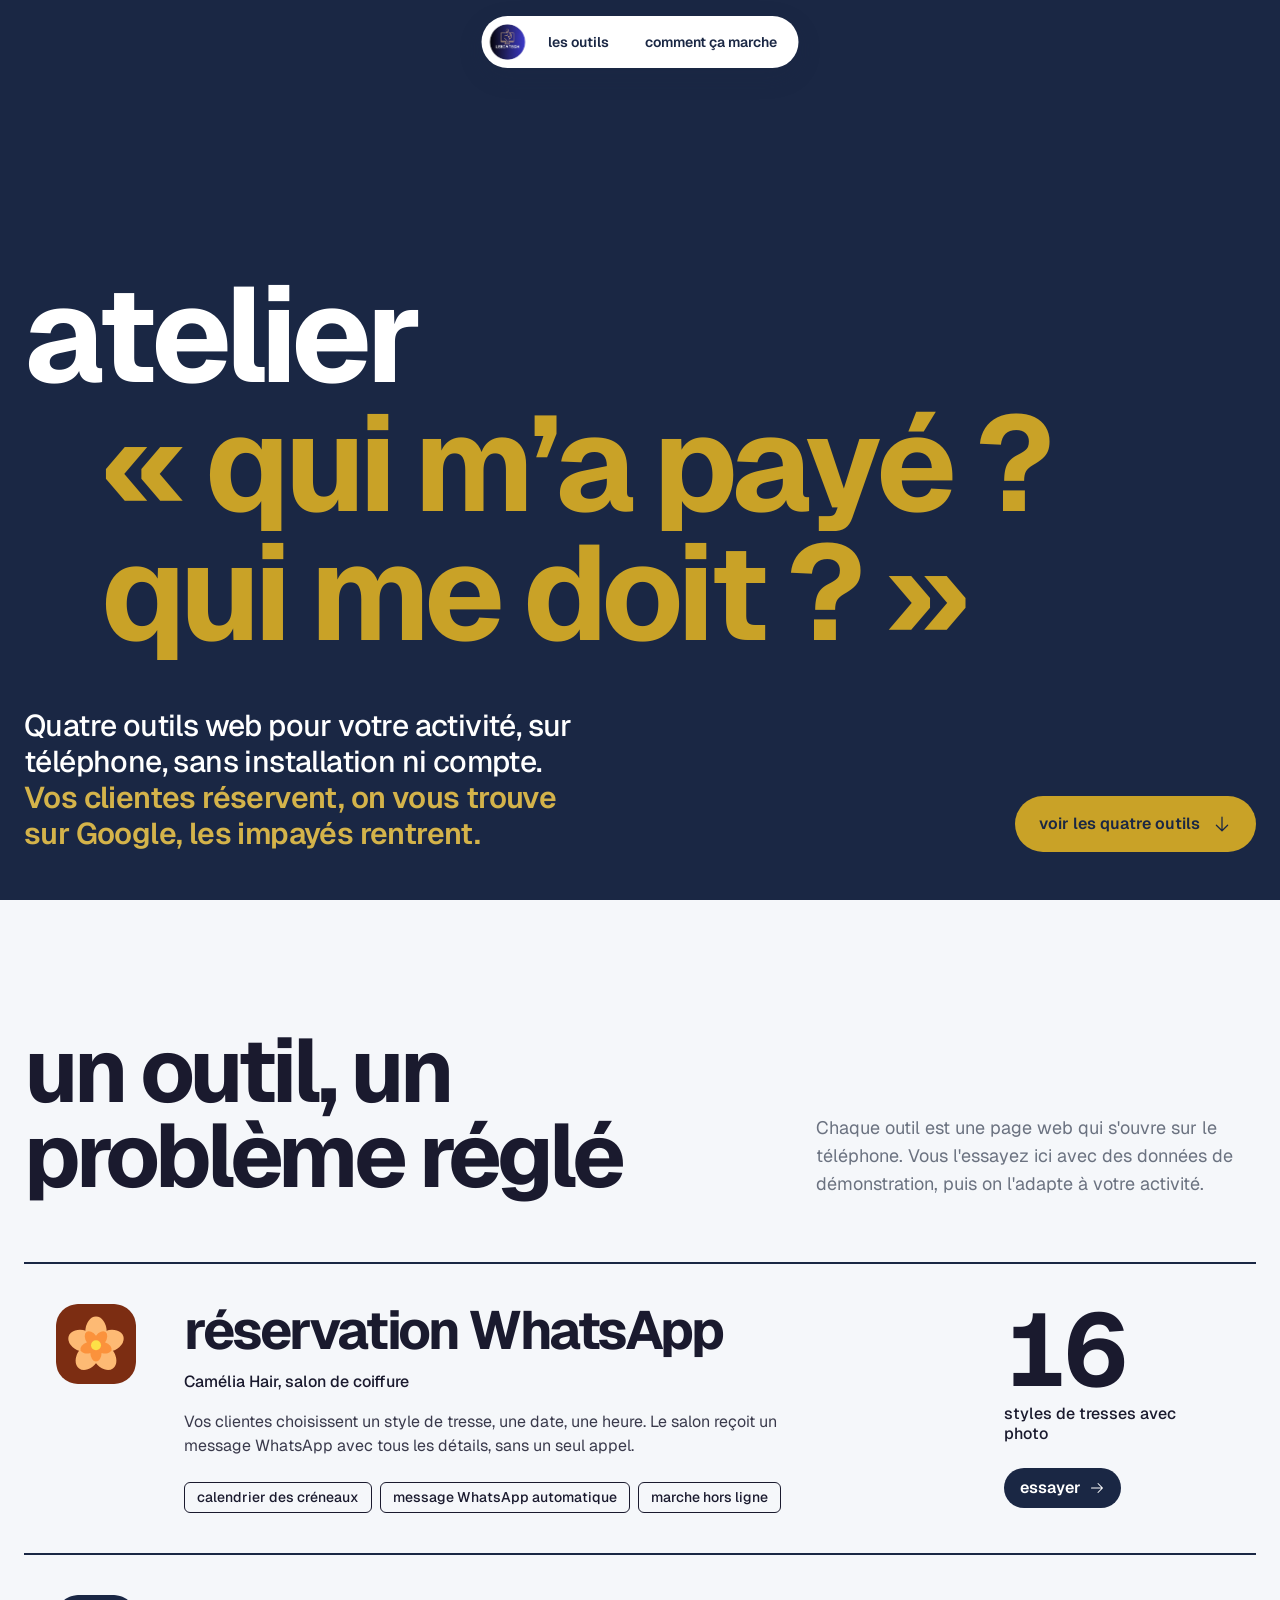
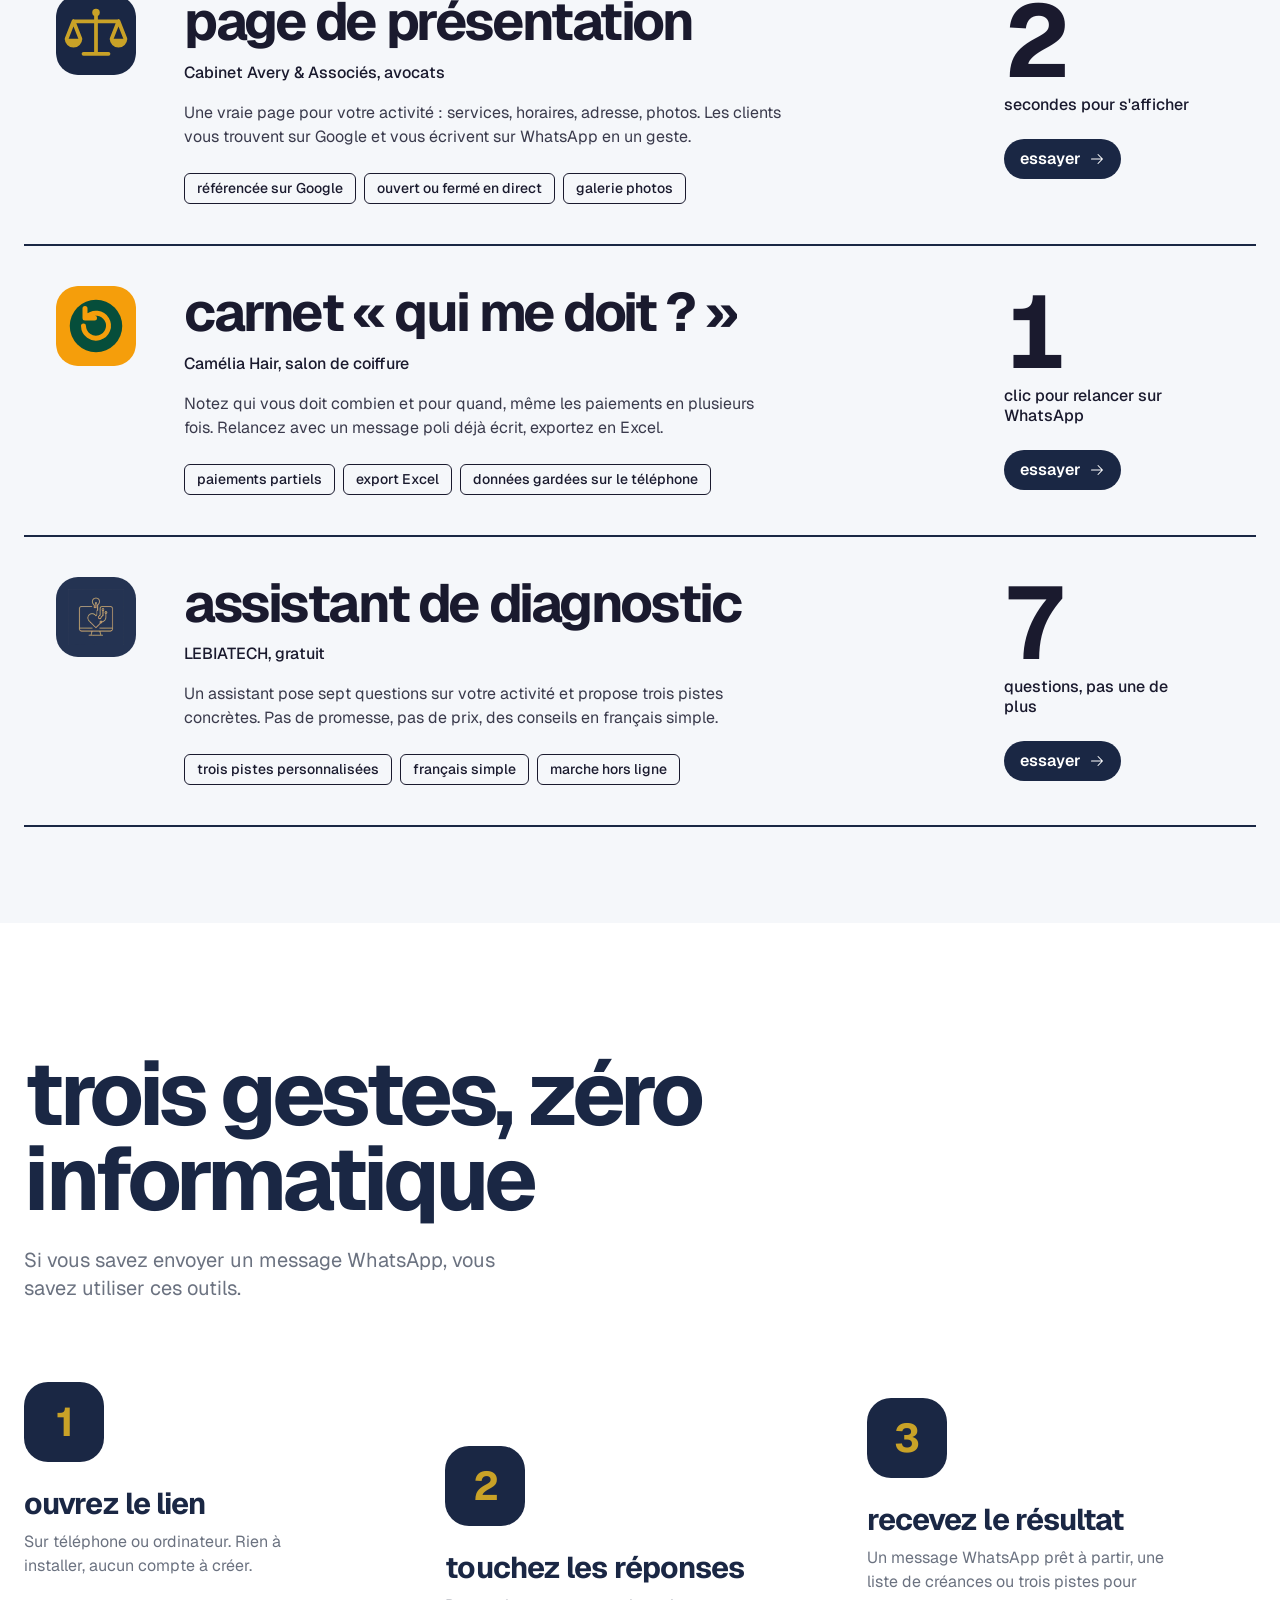
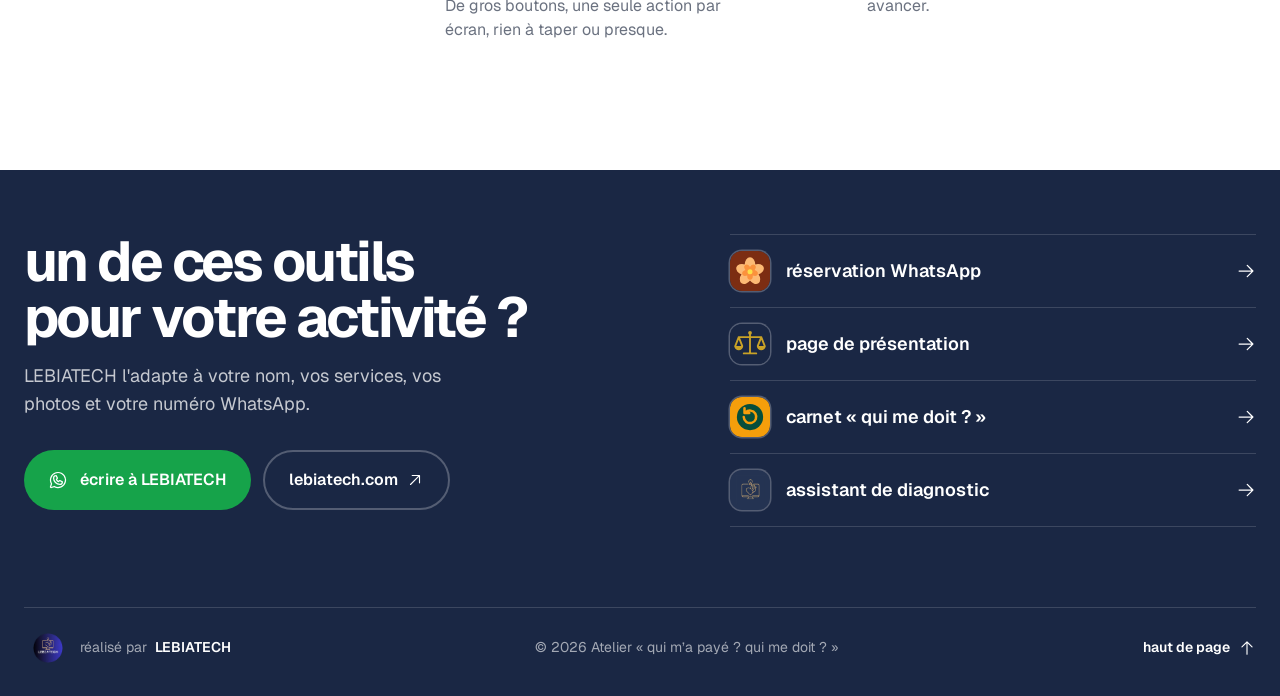
<file: tools.html>
<!DOCTYPE html>
<html lang="fr">
<head>
  <meta charset="UTF-8">
  <meta name="viewport" content="width=device-width, initial-scale=1, viewport-fit=cover">
  <meta name="theme-color" content="#1a2744">
  <title>Atelier « qui m’a payé ? qui me doit ? », vos outils numériques</title>
  <meta name="description" content="Quatre outils web pour votre activité : réservation WhatsApp, page de présentation, carnet de créances et diagnostic gratuit. Sur téléphone, sans installation ni compte.">
  <meta property="og:title" content="Atelier « qui m’a payé ? qui me doit ? »">
  <meta property="og:description" content="Quatre outils web pour votre activité, sur téléphone, sans installation ni compte.">
  <link rel="icon" href="assets/logo-lebiatech.png" type="image/png">
  <link rel="preconnect" href="https://fonts.googleapis.com">
  <link rel="preconnect" href="https://fonts.gstatic.com" crossorigin>
  <link href="https://fonts.googleapis.com/css2?family=Geist:wght@400;500;600;700&family=Geist+Mono:wght@500&display=swap" rel="stylesheet">
  <style>
    :root{
      --ink:#1a1a2e; --paper:#ffffff; --navy:#1a2744; --navy2:#243352; --gold:#c9a227; --gold2:#d4b34a; --bg:#f5f7fa; --muted:#6b7280;
      --rust:#7c2d12; --avery:#1a2744; --green:#0d5f4a; --diag:#6d28d9;
      --ease:cubic-bezier(.22,1,.36,1);
      --font:'Geist', system-ui, sans-serif; --mono:'Geist Mono', ui-monospace, monospace;
    }
    *{box-sizing:border-box;margin:0;padding:0}
    html{scroll-behavior:smooth}
    body{font-family:var(--font);background:var(--bg);color:var(--ink);line-height:1.5;-webkit-font-smoothing:antialiased;overflow-x:hidden}
    a{color:inherit}
    :focus-visible{outline:3px solid var(--gold);outline-offset:4px;border-radius:4px}
    .skip{position:absolute;left:16px;top:-64px;background:var(--navy);color:var(--paper);padding:8px 12px;border-radius:8px;z-index:30;text-decoration:none;font-weight:600}
    .skip:focus{top:16px}
    .sr{position:absolute;width:1px;height:1px;overflow:hidden;clip:rect(0 0 0 0);white-space:nowrap}
    .wrap{max-width:1280px;margin:0 auto;padding:0 24px}

    .nav{position:fixed;top:16px;left:50%;transform:translateX(-50%);z-index:20;display:flex;align-items:center;gap:4px;
      background:var(--paper);color:var(--navy);padding:6px;border-radius:999px;box-shadow:0 8px 24px rgba(26,39,68,.18)}
    .nav a{text-decoration:none;font-size:14px;font-weight:600;padding:8px 16px;border-radius:999px;transition:background-color .3s var(--ease),color .3s var(--ease)}
    .nav a:hover{background:var(--navy);color:var(--paper)}
    .nav .logo{display:flex;padding:0}
    .nav .logo:hover{background:transparent}
    .nav .logo img{width:40px;height:40px;transform:scale(1.45)}

    .hero{background:var(--navy);color:var(--paper);min-height:100dvh;position:relative;overflow:hidden;display:flex;flex-direction:column;justify-content:flex-end;padding:112px 0 48px}
    .hero .wrap{position:relative;width:100%}
    .title{font-weight:700;font-size:clamp(40px,10.5vw,150px);line-height:.92;letter-spacing:-.05em;text-transform:lowercase}
    .title .row{display:block;overflow:hidden;padding-bottom:.04em}
    .title .row + .row{padding-left:6vw;color:var(--gold)}
    .ch{display:inline-block;transition:transform .9s var(--ease);transition-delay:calc(var(--i) * 45ms + 150ms)}
    .js .ch{transform:translateY(110%)}
    .js.ready .ch{transform:none}
    .hero-foot{display:grid;grid-template-columns:1fr auto;gap:32px;align-items:end;margin-top:48px}
    .lede{font-size:clamp(20px,2.4vw,30px);line-height:1.2;font-weight:500;max-width:680px;letter-spacing:-.02em;text-wrap:balance}
    .lede strong{color:var(--gold2);font-weight:600}
    .cta{display:inline-flex;align-items:center;gap:12px;background:var(--gold);color:var(--navy);text-decoration:none;font-weight:600;font-size:16px;
      padding:16px 24px;border-radius:999px;transition:transform .5s var(--ease),background-color .3s var(--ease),color .3s var(--ease)}
    .cta:hover{background:var(--gold2);transform:translateY(-2px)}
    .cta:active{transform:scale(.98)}


    .tools{padding:128px 0 96px}
    .head{display:grid;grid-template-columns:1fr 1fr;gap:32px;align-items:end;margin-bottom:64px}
    .head h2{font-size:clamp(48px,7vw,96px);line-height:.95;letter-spacing:-.05em;font-weight:700;text-wrap:balance}
    .head p{font-size:18px;line-height:28px;max-width:440px;justify-self:end;color:var(--muted)}
    .list{list-style:none;border-top:2px solid var(--navy)}
    .tool{border-bottom:2px solid var(--navy);position:relative;isolation:isolate}
    .tool::before{content:'';position:absolute;inset:0;background:var(--c);transform:scaleY(0);transform-origin:bottom;transition:transform .6s var(--ease);z-index:-1}
    .tool:hover::before,.tool:focus-within::before{transform:scaleY(1)}
    .tool a{display:grid;grid-template-columns:96px 1fr 220px;gap:32px;padding:40px 32px;text-decoration:none;align-items:start}
    .tool:hover a,.tool:focus-within a{color:var(--on,var(--ink))}
    .mark{width:80px;height:80px;border-radius:22px;overflow:hidden;display:grid;place-items:center;box-shadow:0 0 0 0 var(--paper);
      transition:transform .6s var(--ease),box-shadow .3s var(--ease)}
    .mark img{width:100%;height:100%;display:block}
    .mark.line{background:var(--navy2)}
    .mark.line img{width:70%;height:70%}
    .tool:hover .mark,.tool:focus-within .mark{box-shadow:0 0 0 4px var(--paper);transform:scale(1.04)}
    .tool h3{font-size:clamp(32px,4.2vw,56px);line-height:1;letter-spacing:-.045em;font-weight:700}
    .who{font-size:16px;font-weight:500;margin-top:12px}
    .desc{font-size:16px;line-height:24px;max-width:600px;margin-top:16px;opacity:.85}
    .feats{display:flex;flex-wrap:wrap;gap:8px;margin-top:24px;list-style:none}
    .feats li{font-size:14px;font-weight:500;padding:4px 12px;border:1.5px solid currentColor;border-radius:6px}
    .stat{display:flex;flex-direction:column;align-items:flex-start;gap:8px}
    .stat b{font-size:clamp(64px,8vw,112px);line-height:.9;letter-spacing:-.06em;font-weight:700;font-variant-numeric:tabular-nums}
    .stat small{font-size:16px;font-weight:500;line-height:20px;max-width:200px}
    .go{display:inline-flex;align-items:center;gap:8px;margin-top:16px;font-weight:600;font-size:16px;background:var(--navy);color:var(--paper);padding:8px 16px;border-radius:999px;transition:transform .5s var(--ease)}
    .tool:hover .go{transform:translateX(8px);background:var(--paper);color:var(--navy)}

    .how{background:var(--paper);color:var(--navy);padding:128px 0}
    .how h2{font-size:clamp(48px,7vw,96px);line-height:.95;letter-spacing:-.05em;font-weight:700;max-width:820px}
    .how .sub{font-size:20px;line-height:28px;margin-top:24px;max-width:520px;color:var(--muted)}
    .steps-wrap{position:relative;margin-top:96px}
    .steps-wrap{margin-top:80px}
    .steps{list-style:none;display:grid;grid-template-columns:repeat(3,1fr);gap:32px;position:relative}
    .step:nth-child(2){margin-top:64px}
    .step:nth-child(3){margin-top:16px}
    .dot{width:80px;height:80px;border-radius:24px;background:var(--navy);color:var(--gold);display:grid;place-items:center;font-size:40px;font-weight:700;letter-spacing:-.04em}
    .step h3{font-size:30px;line-height:36px;letter-spacing:-.03em;margin-top:24px;font-weight:700}
    .step p{font-size:16px;line-height:24px;margin-top:8px;max-width:300px;color:var(--muted)}

    .foot{background:var(--navy);color:var(--paper);padding:64px 0 32px;overflow:hidden}
    .foot-top{display:grid;grid-template-columns:1.1fr .9fr;gap:64px;align-items:start}
    .foot h2{font-size:clamp(36px,4.6vw,56px);line-height:1;letter-spacing:-.045em;font-weight:700;text-wrap:balance}
    .foot-cta p{font-size:18px;line-height:28px;color:rgba(255,255,255,.75);margin-top:16px;max-width:460px}
    .foot-btns{display:flex;gap:12px;flex-wrap:wrap;margin-top:32px}
    .cta.wa{background:#16a34a;color:#fff}
    .cta.wa:hover{background:#15803d;color:#fff}
    .ghost{display:inline-flex;align-items:center;gap:8px;padding:16px 24px;border-radius:999px;border:2px solid rgba(255,255,255,.25);text-decoration:none;font-weight:600;font-size:16px;
      transition:border-color .3s var(--ease),color .3s var(--ease)}
    .ghost:hover{border-color:var(--gold2);color:var(--gold2)}
    .foot-tools{display:flex;flex-direction:column}
    .foot-tools a{display:grid;grid-template-columns:40px 1fr 20px;gap:16px;align-items:center;padding:16px 0;border-top:1px solid rgba(255,255,255,.15);text-decoration:none;font-weight:600;font-size:18px;
      transition:color .3s var(--ease)}
    .foot-tools a:last-child{border-bottom:1px solid rgba(255,255,255,.15)}
    .foot-tools a:hover{color:var(--gold2)}
    .foot-tools a svg{transition:transform .5s var(--ease)}
    .foot-tools a:hover svg{transform:translateX(4px)}
    .ft-logo{width:40px;height:40px;border-radius:12px;overflow:hidden;display:grid;place-items:center;box-shadow:0 0 0 1.5px rgba(255,255,255,.25)}
    .ft-logo img{width:100%;height:100%;display:block}
    .ft-logo.line{background:var(--navy2)}
    .ft-logo.line img{width:72%;height:72%}
    .legal{margin-top:80px;padding-top:24px;border-top:1px solid rgba(255,255,255,.15);font-size:14px;color:rgba(255,255,255,.6);display:flex;justify-content:space-between;align-items:center;gap:16px;flex-wrap:wrap}
    .legal strong{color:var(--paper);font-weight:600}
    .legal .by{display:flex;align-items:center;gap:8px;text-decoration:none;transition:color .3s var(--ease)}
    .legal .by:hover,.legal .by:hover strong{color:var(--gold2)}
    .legal .by img{width:48px;height:48px;margin:-8px 0}
    .totop{display:inline-flex;align-items:center;gap:8px;text-decoration:none;font-weight:600;color:var(--paper);transition:color .3s var(--ease)}
    .totop:hover{color:var(--gold2)}

    .js [data-reveal]{opacity:0;transform:translateY(32px);transition:opacity .7s var(--ease),transform .7s var(--ease)}
    .js [data-reveal].in{opacity:1;transform:none}

    @media (max-width:900px){
      .head{grid-template-columns:1fr}
      .head p{justify-self:start}
      .tool a{grid-template-columns:1fr;gap:16px;padding:32px 16px}
      .mark{width:64px;height:64px;border-radius:18px}
      .stat{flex-direction:row;align-items:baseline;gap:16px;flex-wrap:wrap}
      .steps{grid-template-columns:1fr;gap:48px}
      .step:nth-child(n){margin-top:0}
      .foot-top{grid-template-columns:1fr;gap:48px}
    }
    @media (max-width:600px){
      .wrap{padding:0 16px}
      .nav a:not(.logo):last-child{display:none}
      .hero{padding:96px 0 32px}
      .title .row + .row{padding-left:0}
      .hero-foot{grid-template-columns:1fr;gap:24px}
      .tools,.how{padding:96px 0}
      .foot-btns a{width:100%;justify-content:center}
    }
    @media (prefers-reduced-motion:reduce){
      html{scroll-behavior:auto}
      *,*::before,*::after{transition-duration:.3s!important;transition-delay:0s!important;animation:none!important}
      .js .ch,.js [data-reveal]{transform:none!important}
    }
  </style>
</head>
<body>
  <a class="skip" href="#outils">aller aux outils</a>

  <nav class="nav" aria-label="navigation principale">
    <a class="logo" href="#top"><img src="assets/logo-lebiatech.png" width="40" height="40" alt="LEBIATECH, haut de page"></a>
    <a href="#outils">les outils</a>
    <a href="#comment">comment ça marche</a>
  </nav>

  <header class="hero" id="top">
    <div class="wrap">
      <h1 class="title" aria-label="Atelier « qui m’a payé ? qui me doit ? »">
        <span class="row" data-split>atelier</span>
        <span class="row" data-split data-offset="7">« qui m’a payé ?</span>
        <span class="row" data-split data-offset="23">qui me doit ? »</span>
      </h1>
      <div class="hero-foot">
        <p class="lede">Quatre outils web pour votre activité, sur téléphone, sans installation ni compte. <strong>Vos clientes réservent, on vous trouve sur Google, les impayés rentrent.</strong></p>
        <a class="cta" href="#outils">
          voir les quatre outils
          <svg width="20" height="20" viewBox="0 0 256 256" fill="currentColor" aria-hidden="true"><path d="M205.66 149.66l-72 72a8 8 0 0 1-11.32 0l-72-72a8 8 0 0 1 11.32-11.32L120 196.69V40a8 8 0 0 1 16 0v156.69l58.34-58.35a8 8 0 0 1 11.32 11.32Z"/></svg>
        </a>
      </div>
    </div>
  </header>

  <main>
    <section class="tools" id="outils" aria-labelledby="outils-titre">
      <div class="wrap">
        <div class="head" data-reveal>
          <h2 id="outils-titre">un outil, un problème réglé</h2>
          <p>Chaque outil est une page web qui s'ouvre sur le téléphone. Vous l'essayez ici avec des données de démonstration, puis on l'adapte à votre activité.</p>
        </div>
        <ol class="list">
          <li class="tool" style="--c:var(--rust);--on:var(--paper)" data-reveal>
            <a href="outil1-reservation/index.html">
              <span class="mark"><img src="outil1-reservation/assets/logo.svg" width="80" height="80" alt="" loading="lazy"></span>
              <div>
                <h3>réservation WhatsApp</h3>
                <p class="who">Camélia Hair, salon de coiffure</p>
                <p class="desc">Vos clientes choisissent un style de tresse, une date, une heure. Le salon reçoit un message WhatsApp avec tous les détails, sans un seul appel.</p>
                <ul class="feats"><li>calendrier des créneaux</li><li>message WhatsApp automatique</li><li>marche hors ligne</li></ul>
              </div>
              <div class="stat">
                <b data-count="16">16</b>
                <small>styles de tresses avec photo</small>
                <span class="go">essayer <svg width="16" height="16" viewBox="0 0 256 256" fill="currentColor" aria-hidden="true"><path d="M221.66 133.66l-72 72a8 8 0 0 1-11.32-11.32L196.69 136H40a8 8 0 0 1 0-16h156.69l-58.35-58.34a8 8 0 0 1 11.32-11.32l72 72a8 8 0 0 1 0 11.32Z"/></svg></span>
              </div>
            </a>
          </li>
          <li class="tool" style="--c:var(--avery);--on:var(--paper)" data-reveal>
            <a href="outil2-presentation/index.html">
              <span class="mark"><img src="outil2-presentation/assets/favicon.svg" width="80" height="80" alt="" loading="lazy"></span>
              <div>
                <h3>page de présentation</h3>
                <p class="who">Cabinet Avery &amp; Associés, avocats</p>
                <p class="desc">Une vraie page pour votre activité : services, horaires, adresse, photos. Les clients vous trouvent sur Google et vous écrivent sur WhatsApp en un geste.</p>
                <ul class="feats"><li>référencée sur Google</li><li>ouvert ou fermé en direct</li><li>galerie photos</li></ul>
              </div>
              <div class="stat">
                <b data-count="2">2</b>
                <small>secondes pour s'afficher</small>
                <span class="go">essayer <svg width="16" height="16" viewBox="0 0 256 256" fill="currentColor" aria-hidden="true"><path d="M221.66 133.66l-72 72a8 8 0 0 1-11.32-11.32L196.69 136H40a8 8 0 0 1 0-16h156.69l-58.35-58.34a8 8 0 0 1 11.32-11.32l72 72a8 8 0 0 1 0 11.32Z"/></svg></span>
              </div>
            </a>
          </li>
          <li class="tool" style="--c:var(--green);--on:var(--paper)" data-reveal>
            <a href="outil3-creances/index.html">
              <span class="mark"><img src="outil3-creances/assets/logo.svg" width="80" height="80" alt="" loading="lazy"></span>
              <div>
                <h3>carnet «&nbsp;qui me doit&nbsp;?&nbsp;»</h3>
                <p class="who">Camélia Hair, salon de coiffure</p>
                <p class="desc">Notez qui vous doit combien et pour quand, même les paiements en plusieurs fois. Relancez avec un message poli déjà écrit, exportez en Excel.</p>
                <ul class="feats"><li>paiements partiels</li><li>export Excel</li><li>données gardées sur le téléphone</li></ul>
              </div>
              <div class="stat">
                <b data-count="1">1</b>
                <small>clic pour relancer sur WhatsApp</small>
                <span class="go">essayer <svg width="16" height="16" viewBox="0 0 256 256" fill="currentColor" aria-hidden="true"><path d="M221.66 133.66l-72 72a8 8 0 0 1-11.32-11.32L196.69 136H40a8 8 0 0 1 0-16h156.69l-58.35-58.34a8 8 0 0 1 11.32-11.32l72 72a8 8 0 0 1 0 11.32Z"/></svg></span>
              </div>
            </a>
          </li>
          <li class="tool" style="--c:var(--diag);--on:var(--paper)" data-reveal>
            <a href="outil4-diagnostic/index.html">
              <span class="mark line"><img src="outil4-diagnostic/assets/favicon-96x96.webp" width="80" height="80" alt="" loading="lazy"></span>
              <div>
                <h3>assistant de diagnostic</h3>
                <p class="who">LEBIATECH, gratuit</p>
                <p class="desc">Un assistant pose sept questions sur votre activité et propose trois pistes concrètes. Pas de promesse, pas de prix, des conseils en français simple.</p>
                <ul class="feats"><li>trois pistes personnalisées</li><li>français simple</li><li>marche hors ligne</li></ul>
              </div>
              <div class="stat">
                <b data-count="7">7</b>
                <small>questions, pas une de plus</small>
                <span class="go">essayer <svg width="16" height="16" viewBox="0 0 256 256" fill="currentColor" aria-hidden="true"><path d="M221.66 133.66l-72 72a8 8 0 0 1-11.32-11.32L196.69 136H40a8 8 0 0 1 0-16h156.69l-58.35-58.34a8 8 0 0 1 11.32-11.32l72 72a8 8 0 0 1 0 11.32Z"/></svg></span>
              </div>
            </a>
          </li>
        </ol>
      </div>
    </section>

    <section class="how" id="comment" aria-labelledby="comment-titre">
      <div class="wrap">
        <h2 id="comment-titre" data-reveal>trois gestes, zéro informatique</h2>
        <p class="sub" data-reveal>Si vous savez envoyer un message WhatsApp, vous savez utiliser ces outils.</p>
        <div class="steps-wrap" data-reveal>
          <ol class="steps">
            <li class="step"><div class="dot">1</div><h3>ouvrez le lien</h3><p>Sur téléphone ou ordinateur. Rien à installer, aucun compte à créer.</p></li>
            <li class="step"><div class="dot">2</div><h3>touchez les réponses</h3><p>De gros boutons, une seule action par écran, rien à taper ou presque.</p></li>
            <li class="step"><div class="dot">3</div><h3>recevez le résultat</h3><p>Un message WhatsApp prêt à partir, une liste de créances ou trois pistes pour avancer.</p></li>
          </ol>
        </div>
      </div>
    </section>
  </main>

  <footer class="foot">
    <div class="wrap">
      <div class="foot-top">
        <div class="foot-cta" data-reveal>
          <h2>un de ces outils pour votre activité ?</h2>
          <p>LEBIATECH l'adapte à votre nom, vos services, vos photos et votre numéro WhatsApp.</p>
          <div class="foot-btns">
            <a class="cta wa" href="https://wa.me/22962555818?text=Bonjour%20LEBIATECH%2C%20j%27ai%20vu%20les%20outils%20de%20l%27atelier%20%C2%AB%20qui%20m%27a%20pay%C3%A9%20%3F%20qui%20me%20doit%20%3F%20%C2%BB%20et%20j%27aimerais%20en%20parler%20pour%20mon%20activit%C3%A9." target="_blank" rel="noopener"><svg width="20" height="20" viewBox="0 0 256 256" fill="currentColor" aria-hidden="true"><path d="M187.58 144.84l-32-16a8 8 0 0 0-8 .5l-14.69 9.8a40.55 40.55 0 0 1-16-16l9.8-14.69a8 8 0 0 0 .5-8l-16-32A8 8 0 0 0 104 64a40 40 0 0 0-40 40 88.1 88.1 0 0 0 88 88 40 40 0 0 0 40-40 8 8 0 0 0-4.42-7.16ZM152 176a72.08 72.08 0 0 1-72-72 24 24 0 0 1 19.29-23.54l11.48 23L101 118a8 8 0 0 0-.73 7.51 56.47 56.47 0 0 0 30.15 30.15A8 8 0 0 0 138 155l14.61-9.74 23 11.48A24 24 0 0 1 152 176ZM128 24a104 104 0 0 0-91.82 152.88l-11.35 34.05a16 16 0 0 0 20.24 20.24l34.05-11.35A104 104 0 1 0 128 24Zm0 192a87.87 87.87 0 0 1-44.06-11.81 8 8 0 0 0-6.54-.67L40 216l12.47-37.4a8 8 0 0 0-.66-6.54A88 88 0 1 1 128 216Z"/></svg> écrire à LEBIATECH</a>
            <a class="ghost" href="https://lebiatech.com" target="_blank" rel="noopener">lebiatech.com <svg width="18" height="18" viewBox="0 0 256 256" fill="currentColor" aria-hidden="true"><path d="M200 64v104a8 8 0 0 1-16 0V83.31L69.66 197.66a8 8 0 0 1-11.32-11.32L172.69 72H88a8 8 0 0 1 0-16h104a8 8 0 0 1 8 8Z"/></svg></a>
          </div>
        </div>
        <nav class="foot-tools" aria-label="les outils" data-reveal>
        <a href="outil1-reservation/index.html"><span class="ft-logo"><img src="outil1-reservation/assets/logo.svg" width="40" height="40" alt="" loading="lazy"></span>réservation WhatsApp<svg width="20" height="20" viewBox="0 0 256 256" fill="currentColor" aria-hidden="true"><path d="M221.66 133.66l-72 72a8 8 0 0 1-11.32-11.32L196.69 136H40a8 8 0 0 1 0-16h156.69l-58.35-58.34a8 8 0 0 1 11.32-11.32l72 72a8 8 0 0 1 0 11.32Z"/></svg></a>
        <a href="outil2-presentation/index.html"><span class="ft-logo"><img src="outil2-presentation/assets/favicon.svg" width="40" height="40" alt="" loading="lazy"></span>page de présentation<svg width="20" height="20" viewBox="0 0 256 256" fill="currentColor" aria-hidden="true"><path d="M221.66 133.66l-72 72a8 8 0 0 1-11.32-11.32L196.69 136H40a8 8 0 0 1 0-16h156.69l-58.35-58.34a8 8 0 0 1 11.32-11.32l72 72a8 8 0 0 1 0 11.32Z"/></svg></a>
        <a href="outil3-creances/index.html"><span class="ft-logo"><img src="outil3-creances/assets/logo.svg" width="40" height="40" alt="" loading="lazy"></span>carnet «&nbsp;qui me doit&nbsp;?&nbsp;»<svg width="20" height="20" viewBox="0 0 256 256" fill="currentColor" aria-hidden="true"><path d="M221.66 133.66l-72 72a8 8 0 0 1-11.32-11.32L196.69 136H40a8 8 0 0 1 0-16h156.69l-58.35-58.34a8 8 0 0 1 11.32-11.32l72 72a8 8 0 0 1 0 11.32Z"/></svg></a>
        <a href="outil4-diagnostic/index.html"><span class="ft-logo line"><img src="outil4-diagnostic/assets/favicon-96x96.webp" width="40" height="40" alt="" loading="lazy"></span>assistant de diagnostic<svg width="20" height="20" viewBox="0 0 256 256" fill="currentColor" aria-hidden="true"><path d="M221.66 133.66l-72 72a8 8 0 0 1-11.32-11.32L196.69 136H40a8 8 0 0 1 0-16h156.69l-58.35-58.34a8 8 0 0 1 11.32-11.32l72 72a8 8 0 0 1 0 11.32Z"/></svg></a>
        </nav>
      </div>
      <div class="legal">
        <a class="by" href="https://lebiatech.com" target="_blank" rel="noopener"><img src="assets/logo-lebiatech.png" width="56" height="56" alt="" loading="lazy">réalisé par <strong>LEBIATECH</strong></a>
        <p>© 2026 Atelier «&nbsp;qui m’a payé&nbsp;? qui me doit&nbsp;?&nbsp;»</p>
        <a class="totop" href="#top">haut de page <svg width="18" height="18" viewBox="0 0 256 256" fill="currentColor" aria-hidden="true"><path d="M205.66 117.66a8 8 0 0 1-11.32 0L136 59.31V216a8 8 0 0 1-16 0V59.31l-58.34 58.35a8 8 0 0 1-11.32-11.32l72-72a8 8 0 0 1 11.32 0l72 72a8 8 0 0 1 0 11.32Z"/></svg></a>
      </div>
    </div>
  </footer>

  <script>
    (function(){
      var root=document.documentElement;
      var reduce=matchMedia('(prefers-reduced-motion: reduce)').matches;
      root.classList.add('js');

      document.querySelectorAll('[data-split]').forEach(function(el){
        var text=el.textContent.trim(), off=+(el.dataset.offset||0);
        el.textContent='';
        Array.from(text).forEach(function(c,i){
          var s=document.createElement('span');
          s.className='ch';s.setAttribute('aria-hidden','true');
          s.style.setProperty('--i',i+off);s.textContent=c===' '?'\u00a0':c;el.appendChild(s);
        });
      });
      requestAnimationFrame(function(){requestAnimationFrame(function(){root.classList.add('ready')})});



      function count(el){
        var end=+el.dataset.count;
        if(reduce||end<2){el.textContent=end;return;}
        var t0=performance.now(),dur=1400;
        el.textContent='0';
        (function tick(now){
          var p=Math.min((now-t0)/dur,1),e=1-Math.pow(2,-10*p);
          el.textContent=Math.round(end*(p===1?1:e));
          if(p<1)requestAnimationFrame(tick);
        })(t0);
      }


      var io=new IntersectionObserver(function(entries){
        entries.forEach(function(en){
          if(!en.isIntersecting)return;
          var el=en.target;
          el.classList.add('in');
          el.querySelectorAll('[data-count]').forEach(count);
          io.unobserve(el);
        });
      },{threshold:.2,rootMargin:'0px 0px -8% 0px'});
      document.querySelectorAll('[data-reveal]').forEach(function(el){io.observe(el)});
    })();
  </script>
</body>
</html>
</file>
<file: outil1-reservation/style.css>
:root{
  --bg:#fdf8f4; --card:#fff; --ink:#2b2118; --muted:#7a6a5a;
  --brand:#7c2d12; --brand-2:#b45309; --accent:#16a34a; --accent-ink:#fff;
  --danger:#dc2626; --line:#eadfd5; --radius:16px; --shadow:0 4px 16px rgba(43,33,24,.08);
}
*{box-sizing:border-box;-webkit-tap-highlight-color:transparent}
html,body{margin:0;padding:0;background:var(--bg);color:var(--ink);
  font-family:-apple-system,BlinkMacSystemFont,"Segoe UI",Roboto,Helvetica,Arial,sans-serif;
  font-size:17px;line-height:1.45}
body{padding:env(safe-area-inset-top) 0 env(safe-area-inset-bottom)}
.app{max-width:560px;margin:0 auto;min-height:100vh;display:flex;flex-direction:column;padding:16px}
header.top{text-align:center;padding:8px 0 16px}
header.top .logo{display:block;width:56px;height:56px;margin:0 auto 8px}
header.top h1{font-size:22px;margin:0 0 4px}
header.top p{margin:0;color:var(--muted);font-size:14px}
header.top .progress{height:6px;background:var(--line);border-radius:999px;margin-top:12px;overflow:hidden}
header.top .progress > span{display:block;height:100%;background:var(--brand);width:0;transition:width .25s}
main.steps{flex:1;display:flex;flex-direction:column;gap:12px;padding:8px 0 96px}
h2.q{font-size:19px;margin:0 0 4px;font-weight:600}
.hint{color:var(--muted);font-size:14px;margin:0 0 8px}
.grid{display:grid;gap:10px}
.grid.cols-2{grid-template-columns:1fr 1fr}
.grid.svc{grid-template-columns:1fr 1fr;gap:14px;margin-top:4px}
.svc-card{position:relative;overflow:hidden;border-radius:14px;
  border:1.5px solid var(--line);background:var(--card);cursor:pointer;
  box-shadow:0 3px 10px rgba(43,33,24,.08);
  transition:transform .08s,border-color .15s,box-shadow .15s}
.svc-card:active{transform:scale(.97)}
.svc-card.selected{border-color:var(--brand);box-shadow:0 0 0 2.5px var(--brand),0 3px 10px rgba(43,33,24,.08)}
.svc-card img{display:block;width:100%;aspect-ratio:1/1;object-fit:cover}
.svc-card .info{padding:10px 12px 12px}
.svc-card .name{font-size:14px;font-weight:600;line-height:1.25;margin:0 0 4px;
  white-space:nowrap;overflow:hidden;text-overflow:ellipsis}
.svc-card .price{font-size:13px;color:var(--brand);font-weight:700}
.cat-tabs{display:flex;gap:6px;overflow-x:auto;padding:4px 0 10px;-webkit-overflow-scrolling:touch}
.cat-tabs button{flex:0 0 auto;padding:8px 14px;border-radius:999px;border:1.5px solid var(--line);
  background:var(--card);color:var(--ink);font-size:14px;font-weight:500;cursor:pointer;min-height:36px}
.cat-tabs button.active{background:var(--brand);border-color:var(--brand);color:#fff}
.btn{display:flex;align-items:center;justify-content:center;gap:8px;
  width:100%;min-height:60px;padding:16px 18px;border-radius:var(--radius);border:1.5px solid var(--line);
  background:var(--card);color:var(--ink);font-size:17px;font-weight:600;cursor:pointer;text-decoration:none;
  transition:transform .05s,border-color .15s,background .15s}
.btn:active{transform:scale(.98)}
.btn.selected{border-color:var(--brand);background:var(--brand);color:#fff}
.btn.primary{background:var(--brand);border-color:var(--brand);color:#fff}
.btn.accent{background:var(--accent);border-color:var(--accent);color:var(--accent-ink)}
.btn.ghost{background:transparent}
.btn.wide{grid-column:1/-1}
.btn[disabled]{opacity:.45;pointer-events:none}
.btn .price{margin-left:auto;color:var(--muted);font-weight:500;font-size:15px}
.card{background:var(--card);border:1px solid var(--line);border-radius:var(--radius);box-shadow:var(--shadow);padding:16px}
.field{display:flex;flex-direction:column;gap:6px}
.field label{font-size:14px;color:var(--muted);font-weight:600}
input[type=text],input[type=date]{width:100%;min-height:56px;padding:14px;border-radius:var(--radius);
  border:1.5px solid var(--line);background:var(--card);font-size:17px;color:var(--ink)}
input[type=text]:focus,input[type=date]:focus{outline:2px solid var(--brand);border-color:var(--brand)}
.recap{list-style:none;margin:0;padding:0;display:flex;flex-direction:column;gap:10px}
.recap li{display:flex;justify-content:space-between;padding:10px 0;border-bottom:1px dashed var(--line)}
.recap li:last-child{border-bottom:0}
.recap .k{color:var(--muted);font-size:14px}
.recap .v{font-weight:600;text-align:right}
.copy-box{width:100%;min-height:120px;border:1.5px dashed var(--line);border-radius:var(--radius);
  padding:12px;background:var(--card);font-size:15px;color:var(--ink);font-family:inherit}
.footer-nav{display:flex;gap:10px;margin-top:8px}
.footer-nav .btn{flex:1}
.toast{position:fixed;left:50%;bottom:24px;transform:translateX(-50%) translateY(20px);opacity:0;
  background:var(--ink);color:#fff;padding:12px 18px;border-radius:999px;font-size:14px;
  transition:all .25s;pointer-events:none;z-index:50;max-width:90vw;text-align:center}
.toast.show{opacity:1;transform:translateX(-50%) translateY(0)}
</file>
<file: outil2-presentation/style.css>
:root{
  --navy:#1a2744; --navy-light:#243352; --navy-dark:#0f1729;
  --gold:#c9a227; --gold-light:#d4b34a; --gold-dark:#a88520;
  --bg:#f5f7fa; --white:#ffffff; --ink:#1a1a2e; --muted:#5b6472; --line:#dfe3ea;
  --wa:#16a34a; --wa-dark:#15803d;
  --ease:cubic-bezier(.22,1,.36,1);
  --font:'Geist', system-ui, -apple-system, sans-serif;
}
*{box-sizing:border-box;-webkit-tap-highlight-color:transparent;margin:0;padding:0}
html{scroll-behavior:smooth}
body{background:var(--bg);color:var(--ink);font-family:var(--font);line-height:1.5;-webkit-font-smoothing:antialiased;overflow-x:hidden}
a{color:inherit}
:focus-visible{outline:3px solid var(--gold);outline-offset:3px;border-radius:6px}
.skip{position:absolute;left:16px;top:-64px;background:var(--navy);color:var(--white);padding:8px 12px;border-radius:8px;z-index:60;text-decoration:none;font-weight:600}
.skip:focus{top:16px}
.wrap{max-width:1200px;margin:0 auto;padding:0 24px}
h2{font-size:clamp(36px,4.6vw,48px);line-height:1.05;letter-spacing:-.035em;font-weight:700;color:var(--navy);text-wrap:balance}

/* boutons */
.btn{display:inline-flex;align-items:center;justify-content:center;gap:12px;min-height:52px;padding:12px 24px;border-radius:12px;
  font-size:16px;font-weight:600;text-decoration:none;cursor:pointer;border:none;font-family:inherit;
  transition:transform .5s var(--ease),background-color .3s var(--ease),color .3s var(--ease)}
.btn:hover{transform:translateY(-2px)}
.btn:active{transform:scale(.98)}
.btn-wa{background:var(--wa);color:var(--white)}
.btn-wa:hover{background:var(--wa-dark)}
.btn-light{background:var(--white);color:var(--navy)}
.btn-light:hover{background:var(--gold);color:var(--navy)}
.btn-navy{background:var(--navy);color:var(--white)}
.btn-navy:hover{background:var(--navy-light)}
.btn-large{min-height:60px;padding:16px 32px;font-size:18px}

/* mention démo */
.demo-bar{background:var(--gold);color:var(--navy);text-align:center;font-size:14px;line-height:20px;font-weight:600;padding:8px 16px}
.demo-bar a{color:inherit;text-underline-offset:3px}
.footer-bottom .demo-note{color:var(--gold-light)}

/* hero */
.hero{background:var(--navy);color:var(--white);padding:24px 0 80px}
.hero-top{display:flex;align-items:center;justify-content:space-between;gap:16px;margin-bottom:48px}
.brand{display:flex;align-items:center;gap:12px;text-decoration:none;font-weight:600;font-size:16px}
.brand .mark{border-radius:12px}
.hero-since{font-size:14px;color:rgba(255,255,255,.7);font-weight:500}
.hero-grid{display:grid;grid-template-columns:1.25fr .75fr;gap:64px;align-items:center}
.hero h1{font-size:clamp(48px,7.2vw,96px);line-height:.95;letter-spacing:-.045em;font-weight:700;text-wrap:balance}
.hero h1 .amp{color:var(--gold)}
.hero h1 .w{display:inline-block;overflow:hidden;vertical-align:bottom;padding-bottom:.06em}
.hero h1 .w > span{display:inline-block;transition:transform .9s var(--ease);transition-delay:calc(var(--i) * 90ms + 100ms)}
.js .hero h1 .w > span{transform:translateY(110%)}
.js.ready .hero h1 .w > span{transform:none}
.hero-slogan{font-size:clamp(20px,2.2vw,24px);line-height:1.3;font-weight:500;margin-top:24px;color:var(--gold-light)}
.hero-baseline{font-size:16px;color:rgba(255,255,255,.75);margin-top:8px}
.hero-ctas{display:flex;gap:12px;flex-wrap:wrap;margin-top:40px}
.hero-photo{position:relative;margin:0}
.hero-photo::before{content:'';position:absolute;inset:24px -16px -16px 24px;background:var(--gold);border-radius:24px}
.hero-photo img{position:relative;display:block;width:100%;height:min(480px,58dvh);object-fit:cover;border-radius:24px}

/* navigation rapide */
.quicknav{position:sticky;top:0;z-index:50;background:var(--white);border-bottom:1px solid var(--line)}
.quicknav .wrap{display:flex;gap:4px;overflow-x:auto;padding-top:12px;padding-bottom:12px;scrollbar-width:none}
.quicknav .wrap::-webkit-scrollbar{display:none}
.quicknav a{flex:0 0 auto;padding:8px 16px;border-radius:8px;font-size:14px;font-weight:600;color:var(--navy);text-decoration:none;
  transition:background-color .3s var(--ease),color .3s var(--ease)}
.quicknav a:hover,.quicknav a.on{background:var(--navy);color:var(--white)}

/* sections */
.section{padding:96px 0}
.section-white{background:var(--white)}
.section-head{display:grid;grid-template-columns:1fr 1fr;gap:32px;align-items:end;margin-bottom:48px}
.section-sub{font-size:18px;line-height:28px;color:var(--muted);max-width:480px;justify-self:end}

/* expertises */
.services{display:grid;grid-template-columns:repeat(2,1fr);column-gap:64px;border-top:2px solid var(--navy)}
.service{display:grid;grid-template-columns:56px 1fr;gap:24px;padding:32px 0;border-bottom:1px solid var(--line)}
.service .ico{width:56px;height:56px;border-radius:16px;background:var(--navy);color:var(--gold);display:grid;place-items:center;
  transition:background-color .3s var(--ease),color .3s var(--ease)}
.service:hover .ico{background:var(--gold);color:var(--navy)}
.service h3{font-size:24px;line-height:32px;letter-spacing:-.02em;font-weight:700;color:var(--navy)}
.service p{font-size:16px;line-height:24px;color:var(--muted);margin-top:4px}

/* le cabinet */
.about{display:grid;grid-template-columns:1.1fr .9fr;gap:80px;align-items:start}
.presentation{font-size:clamp(20px,2vw,24px);line-height:1.45;letter-spacing:-.01em;color:var(--ink);margin-top:32px;max-width:600px}
.figures{display:grid;grid-template-columns:repeat(3,1fr);gap:16px;margin-bottom:40px}
.figures div{background:var(--navy);color:var(--white);border-radius:16px;padding:24px 16px}
.figures dt{font-size:14px;line-height:20px;color:rgba(255,255,255,.75);margin-top:8px}
.figures dd{font-size:clamp(36px,4vw,48px);line-height:1;letter-spacing:-.04em;font-weight:700;color:var(--gold);font-variant-numeric:tabular-nums;order:-1}
.figures div{display:flex;flex-direction:column}
.values{list-style:none}
.values li{display:grid;grid-template-columns:24px 1fr;gap:12px;padding:16px 0;border-bottom:1px solid var(--line);font-size:16px;line-height:24px;font-weight:500}
.values li:last-child{border-bottom:none}
.values svg{color:var(--gold-dark);margin-top:2px}

/* galerie */
.gallery{display:grid;grid-template-columns:2fr 1fr 1fr;grid-template-rows:240px 240px;gap:16px}
.gallery figure{margin:0;border-radius:16px;overflow:hidden;cursor:pointer;position:relative;background:var(--line)}
.gallery figure:first-child{grid-row:span 2}
.gallery figure:nth-child(4){grid-column:span 2}
.gallery img{display:block;width:100%;height:100%;object-fit:cover;transition:transform .6s var(--ease)}
.gallery figure:hover img{transform:scale(1.04)}
.gallery figcaption{position:absolute;left:12px;bottom:12px;background:var(--white);color:var(--navy);padding:4px 12px;border-radius:8px;font-size:14px;font-weight:600}

/* horaires et contact */
.visit{display:grid;grid-template-columns:1fr 1fr;gap:24px}
.panel{background:var(--bg);border-radius:24px;padding:40px;display:flex;flex-direction:column;scroll-margin-top:80px}
.panel h2{font-size:30px;line-height:36px;margin-bottom:24px}
.hours-status{display:flex;align-items:center;gap:12px;margin-bottom:16px;flex-wrap:wrap}
.status-badge{padding:4px 12px;border-radius:8px;font-size:14px;font-weight:600}
.status-badge.open{background:#dcfce7;color:#166534}
.status-badge.closed{background:#fee2e2;color:#991b1b}
.status-badge.closing{background:#fef3c7;color:#92400e}
.status-time{font-size:14px;color:var(--muted)}
.hours{width:100%;border-collapse:collapse;font-variant-numeric:tabular-nums}
.hours tr{border-bottom:1px solid var(--line)}
.hours tr:last-child{border-bottom:none}
.hours td{padding:12px 8px;font-size:16px}
.hours td:first-child{font-weight:600;color:var(--navy)}
.hours td:last-child{text-align:right;color:var(--muted)}
.hours tr.today td{background:var(--navy);color:var(--white)}
.hours tr.today td:first-child{border-radius:8px 0 0 8px;color:var(--gold)}
.hours tr.today td:last-child{border-radius:0 8px 8px 0;color:var(--white)}
.note{color:var(--muted);font-size:14px;margin-top:16px}
.addr{font-size:20px;line-height:28px;font-weight:500;color:var(--navy)}
.contact-details{display:flex;flex-direction:column;gap:12px;margin:24px 0 32px}
.contact-link{display:inline-flex;align-items:center;gap:12px;color:var(--navy);text-decoration:none;font-size:16px;font-weight:500;width:fit-content;transition:color .3s var(--ease)}
.contact-link svg{color:var(--gold-dark)}
.contact-link:hover{color:var(--gold-dark)}
#itineraire{margin-top:auto;align-self:flex-start}

/* appel à l'action */
.cta{background:var(--navy);color:var(--white);padding:96px 0}
.cta-inner{display:flex;align-items:center;justify-content:space-between;gap:32px;flex-wrap:wrap}
.cta h2{color:var(--white);font-size:clamp(40px,5.5vw,64px)}
.cta p{font-size:18px;line-height:28px;color:rgba(255,255,255,.8);margin-top:12px;max-width:520px}

/* pied de page */
.footer{background:var(--navy-dark);color:rgba(255,255,255,.7);padding:64px 0 96px;font-size:14px}
.footer-top{display:flex;justify-content:space-between;align-items:center;flex-wrap:wrap;gap:24px;margin-bottom:40px;padding-bottom:32px;border-bottom:1px solid rgba(255,255,255,.12)}
.footer-brand{display:flex;align-items:center;gap:16px}
.footer-brand .mark{border-radius:12px;flex-shrink:0}
.footer-brand h3{font-size:18px;color:var(--white);font-weight:600}
.footer-brand p{font-size:14px;color:rgba(255,255,255,.6)}
.footer-nav-links{display:flex;gap:4px;flex-wrap:wrap}
.footer-nav-links a{padding:8px 12px;border-radius:8px;font-size:14px;text-decoration:none;transition:background-color .3s var(--ease),color .3s var(--ease)}
.footer-nav-links a:hover{background:rgba(255,255,255,.08);color:var(--gold-light)}
.footer-grid{display:grid;grid-template-columns:repeat(3,1fr);gap:32px;margin-bottom:40px}
.footer-col h4{font-size:14px;color:var(--gold);font-weight:600;margin-bottom:12px}
.footer-col p{line-height:20px}
.footer-note{margin-top:8px;color:rgba(255,255,255,.5)}
.footer-link{display:block;text-decoration:none;margin-bottom:8px;transition:color .3s var(--ease)}
.footer-link:hover{color:var(--gold-light)}
.footer-bottom{border-top:1px solid rgba(255,255,255,.12);padding-top:24px;display:flex;justify-content:space-between;align-items:flex-start;flex-wrap:wrap;gap:16px}
.footer-bottom p{font-size:12px;line-height:16px;color:rgba(255,255,255,.5);max-width:480px}
.totop{color:var(--gold-light);text-decoration:none;font-weight:600}
.footer-end{display:flex;align-items:center;gap:24px}
.by{text-decoration:none;font-size:14px;color:rgba(255,255,255,.7);transition:color .3s var(--ease)}
.by strong{color:var(--white);font-weight:600}
.by:hover,.by:hover strong{color:var(--gold-light)}

/* bouton whatsapp flottant */
.fab-wa{position:fixed;right:20px;bottom:20px;width:56px;height:56px;border-radius:16px;background:var(--wa);color:var(--white);
  display:flex;align-items:center;justify-content:center;box-shadow:0 8px 24px rgba(15,23,41,.25);z-index:40;text-decoration:none;
  transition:transform .5s var(--ease)}
.fab-wa:hover{transform:translateY(-2px)}

/* visionneuse */
.lightbox{position:fixed;inset:0;background:rgba(15,23,41,.94);z-index:100;display:flex;align-items:center;justify-content:center;padding:16px}
.lightbox[hidden]{display:none}
.lightbox img{max-width:100%;max-height:85vh;border-radius:12px}
.lb-close{position:absolute;top:16px;right:16px;width:48px;height:48px;border-radius:12px;background:var(--white);border:none;color:var(--navy);cursor:pointer;display:grid;place-items:center}

/* apparitions */
.js [data-reveal]{opacity:0;transform:translateY(24px);transition:opacity .7s var(--ease),transform .7s var(--ease)}
.js [data-reveal].in{opacity:1;transform:none}

@media (max-width:900px){
  .hero-grid,.about,.visit,.section-head{grid-template-columns:1fr}
  .hero-grid{gap:48px}
  .hero-photo{max-width:420px}
  .section-sub{justify-self:start}
  .services{grid-template-columns:1fr}
  .about{gap:48px}
  .gallery{grid-template-columns:1fr 1fr;grid-template-rows:auto}
  .gallery figure{aspect-ratio:4/3}
  .gallery figure:first-child{grid-row:auto;grid-column:span 2}
  .gallery figure:nth-child(4){grid-column:auto}
  .footer-grid{grid-template-columns:1fr 1fr}
}
@media (max-width:600px){
  .wrap{padding:0 16px}
  .hero{padding-bottom:64px}
  .hero-top{margin-bottom:40px}
  .hero-since{display:none}
  .hero-ctas{flex-direction:column}
  .hero-ctas .btn{width:100%}
  .hero-photo::before{inset:16px -8px -8px 16px}
  .hero-photo img{height:auto;aspect-ratio:4/3}
  .section{padding:64px 0}
  .service{grid-template-columns:48px 1fr;gap:16px}
  .service .ico{width:48px;height:48px;border-radius:12px}
  .figures{gap:8px}
  .figures div{padding:16px 12px}
  .panel{padding:24px}
  .cta{padding:64px 0}
  .btn-large{width:100%}
  .footer-grid{grid-template-columns:1fr}
}
@media (prefers-reduced-motion:reduce){
  html{scroll-behavior:auto}
  *,*::before,*::after{transition-duration:.3s!important;transition-delay:0s!important;animation:none!important}
  .js [data-reveal],.js .hero h1 .w > span{transform:none!important}
}
</file>
<file: outil3-creances/style.css>
:root{
  --bg:#f0f4f3; --card:#ffffff; --ink:#0f1f1a; --muted:#5a6b65; --line:#d9e2df;
  --brand:#0d5f4a; --brand-light:#1a7a62; --brand-dark:#064e3b;
  --accent:#f59e0b; --accent-dark:#d97706; --danger:#dc2626; --danger-light:#fef2f2;
  --ease:cubic-bezier(.22,1,.36,1);
  --font:'Geist', system-ui, -apple-system, sans-serif;
}
*{box-sizing:border-box;-webkit-tap-highlight-color:transparent;margin:0;padding:0}
body{background:var(--bg);color:var(--ink);font-family:var(--font);line-height:1.5;-webkit-font-smoothing:antialiased;padding-bottom:96px}
:focus-visible{outline:3px solid var(--accent);outline-offset:2px;border-radius:6px}
.wrap{max-width:640px;margin:0 auto;padding:0 16px}

/* en-tête */
.top{background:var(--brand);color:#fff;padding:20px 0 24px}
.top-row{display:flex;justify-content:space-between;align-items:center;gap:16px}
.brand{display:flex;align-items:center;gap:12px}
.brand-icon{width:48px;height:48px;border-radius:14px;background:var(--accent);color:var(--brand-dark);display:grid;place-items:center;flex-shrink:0}
.brand h1{font-size:20px;line-height:24px;font-weight:700;letter-spacing:-.02em}
.brand .sub{font-size:14px;line-height:20px;color:rgba(255,255,255,.75)}
.total{margin-top:32px;display:flex;flex-direction:column}
.total-label{font-size:16px;font-weight:500;color:rgba(255,255,255,.8)}
.total-value{font-size:clamp(40px,11vw,60px);line-height:1;letter-spacing:-.04em;font-weight:700;margin-top:4px;font-variant-numeric:tabular-nums}
.total-count{font-size:14px;color:rgba(255,255,255,.7);margin-top:8px}
.kpis{display:grid;grid-template-columns:repeat(3,1fr);gap:8px;margin-top:20px}
.kpis div{background:var(--brand-dark);border-radius:12px;padding:12px}
.kpis dt{font-size:12px;line-height:16px;color:rgba(255,255,255,.7)}
.kpis dd{font-size:18px;line-height:24px;font-weight:700;font-variant-numeric:tabular-nums;margin-top:4px}
.kpis dd small{display:block;font-size:12px;line-height:16px;font-weight:500;opacity:.75}
.kpis div:first-child dd{color:#fecaca}
.kpis div:nth-child(2) dd{color:#fde68a}
.kpis div:last-child dd{color:#bbf7d0}

/* bandeau données */
.databar{background:#ecfdf5;border-bottom:1px solid #d1fae5;padding:8px 0}
.databar .wrap{display:flex;justify-content:space-between;align-items:center;gap:8px;flex-wrap:wrap}
.databar span{font-size:12px;color:var(--brand);display:flex;align-items:center;gap:4px;font-weight:500}
.link{background:none;border:0;color:var(--brand);font-size:14px;font-weight:600;cursor:pointer;padding:4px;display:flex;align-items:center;gap:4px;font-family:inherit}

/* recherche */
.searchbar{background:var(--card);border-bottom:1px solid var(--line);padding:12px 0;position:sticky;top:0;z-index:30}
.search-input-wrap{position:relative;margin-bottom:8px}
.search-input-wrap svg{position:absolute;left:12px;top:50%;transform:translateY(-50%);color:var(--muted);pointer-events:none}
.search-input-wrap input[type=text]{width:100%;min-height:48px;padding:12px 12px 12px 40px;border-radius:12px;border:1.5px solid var(--line);background:var(--bg);font-size:16px;color:var(--ink);font-family:inherit}
.search-input-wrap input:focus{outline:none;border-color:var(--brand);background:var(--card)}
.sort-tabs{display:flex;gap:4px;background:var(--bg);padding:4px;border-radius:12px}
.sort-tab{flex:1;padding:8px 4px;border-radius:8px;border:0;background:transparent;color:var(--muted);font-size:14px;font-weight:600;cursor:pointer;font-family:inherit;
  transition:background-color .3s var(--ease),color .3s var(--ease)}
.sort-tab.active{background:var(--brand);color:#fff}

/* liste */
main{padding:16px 0}
.list{list-style:none;display:flex;flex-direction:column;gap:8px}
.item{background:var(--card);border-radius:16px;padding:12px 16px 12px 12px;display:flex;gap:12px;align-items:center;cursor:pointer;
  border:1.5px solid transparent;
  transition:transform .5s var(--ease),border-color .3s var(--ease)}
.item:hover{border-color:var(--line)}
.item:active{transform:scale(.98)}
.item.overdue{border-color:#fecaca}
.list.intro .item{animation:rise .6s var(--ease) both;animation-delay:calc(var(--n,0) * 50ms)}
@keyframes rise{from{opacity:0;transform:translateY(12px)}}
.av{width:44px;height:44px;border-radius:12px;display:grid;place-items:center;font-weight:700;font-size:18px;flex-shrink:0;background:var(--bg);color:var(--brand)}
.av.retard{background:#fee2e2;color:#991b1b}
.av.partiel{background:#ffedd5;color:#9a3412}
.av.paye{background:#dcfce7;color:#166534}
.item .left{min-width:0;flex:1}
.item .name{font-weight:600;font-size:16px;line-height:24px;white-space:nowrap;overflow:hidden;text-overflow:ellipsis}
.item .meta{font-size:14px;line-height:20px;color:var(--muted);white-space:nowrap;overflow:hidden;text-overflow:ellipsis}
.item .right{text-align:right;flex-shrink:0}
.item .reste{font-weight:700;font-size:16px;line-height:24px;color:var(--ink);font-variant-numeric:tabular-nums}
.badge{display:inline-block;font-size:12px;line-height:16px;padding:2px 8px;border-radius:6px;font-weight:600;margin-top:2px}
.badge.du{background:var(--bg);color:var(--brand)}
.badge.partiel{background:#ffedd5;color:#9a3412}
.badge.paye{background:#dcfce7;color:#166534}
.badge.retard{background:#fee2e2;color:#991b1b}
.item:has(.badge.paye){opacity:.6}

.empty{text-align:center;color:var(--muted);padding:48px 16px}
.empty svg{color:var(--line);margin-bottom:12px}
.empty p{font-size:16px;font-weight:600;margin-bottom:4px;color:var(--ink)}
.empty-hint{font-size:14px;color:var(--muted)}

.by{text-align:center;font-size:14px;color:var(--muted);margin-top:32px}
.by a{color:var(--brand);font-weight:600;text-underline-offset:3px}

/* bouton ajouter */
.fab{position:fixed;right:20px;bottom:20px;width:60px;height:60px;border-radius:18px;background:var(--accent);color:var(--brand-dark);border:0;
  box-shadow:0 8px 24px rgba(6,78,59,.3);cursor:pointer;z-index:40;display:grid;place-items:center;transition:transform .5s var(--ease)}
.fab:hover{transform:translateY(-2px) rotate(90deg)}
.fab:active{transform:scale(.94)}

/* panneaux */
.sheet{position:fixed;inset:0;background:rgba(6,30,24,.5);z-index:60;display:flex;align-items:flex-end;justify-content:center}
.sheet[hidden]{display:none}
.sheet-inner{background:#fff;border-radius:24px 24px 0 0;width:100%;max-width:640px;padding:20px 20px calc(24px + env(safe-area-inset-bottom));max-height:90dvh;overflow:auto;
  animation:up .5s var(--ease)}
@keyframes up{from{transform:translateY(100%)}}
.sheet-header{display:flex;justify-content:space-between;align-items:center;margin-bottom:20px}
.sheet-header h2{font-size:24px;line-height:32px;font-weight:700;letter-spacing:-.02em;color:var(--ink)}
.sheet-close{width:40px;height:40px;border-radius:12px;border:0;background:var(--bg);color:var(--ink);cursor:pointer;display:grid;place-items:center}
.sheet-close:hover{background:var(--line)}

/* formulaires */
.field{display:flex;flex-direction:column;gap:4px;margin-bottom:16px}
.field-row{display:grid;grid-template-columns:1fr 1fr;gap:12px}
.field label{font-size:14px;color:var(--muted);font-weight:600}
input[type=text],input[type=tel],input[type=number],input[type=date]{width:100%;min-height:50px;padding:12px 16px;border-radius:12px;border:1.5px solid var(--line);
  background:var(--bg);font-size:16px;color:var(--ink);font-family:inherit;transition:border-color .3s var(--ease)}
input:focus{outline:none;border-color:var(--brand);background:var(--card)}
.sheet-actions{display:flex;gap:8px;margin-top:8px}
.sheet-actions .btn{min-width:0;padding:12px 8px}
.hint{color:var(--muted);font-size:16px;margin-bottom:16px}

/* boutons */
.btn{display:inline-flex;align-items:center;justify-content:center;gap:8px;min-height:52px;padding:12px 16px;border-radius:12px;border:1.5px solid transparent;
  background:var(--card);color:var(--ink);font-size:16px;font-weight:600;cursor:pointer;flex:1;text-decoration:none;font-family:inherit;
  transition:transform .5s var(--ease),background-color .3s var(--ease)}
.btn:active{transform:scale(.97)}
.btn-primary{background:var(--brand);color:#fff}
.btn-primary:hover{background:var(--brand-dark)}
.btn-accent{background:#16a34a;color:#fff}
.btn-accent:hover{background:#15803d}
.btn-outline{background:transparent;border-color:var(--line);color:var(--ink)}
.btn-outline:hover{background:var(--bg)}
.btn-danger{background:transparent;border-color:var(--danger);color:var(--danger)}
.btn-danger:hover{background:var(--danger-light)}
.btn[disabled]{opacity:.4;pointer-events:none}

/* détail */
.detail-grid{display:grid;grid-template-columns:1fr 1fr;gap:8px;margin-bottom:16px}
.detail-item{background:var(--bg);border-radius:12px;padding:12px}
.detail-item.highlight{background:var(--brand);color:#fff}
.detail-item.highlight .detail-label{color:rgba(255,255,255,.75)}
.detail-item.highlight .detail-value{color:#fff;font-size:20px}
.detail-label{display:block;font-size:12px;line-height:16px;color:var(--muted);font-weight:500;margin-bottom:4px}
.detail-value{display:block;font-size:16px;font-weight:600;color:var(--ink);font-variant-numeric:tabular-nums}
.sec-title{margin:16px 0 8px;font-size:16px;color:var(--ink);font-weight:700}
.histo{list-style:none;margin-bottom:16px;display:flex;flex-direction:column;gap:4px}
.histo li{font-size:14px;color:var(--ink);padding:8px 12px;background:var(--bg);border-radius:8px;display:flex;justify-content:space-between;align-items:center;gap:8px}
.histo li .tag{font-weight:500;color:var(--muted)}
.sheet-footer-actions{display:flex;gap:8px;margin-top:16px;padding-top:16px;border-top:1px solid var(--line)}

/* message */
.toast{position:fixed;left:50%;bottom:24px;transform:translateX(-50%) translateY(16px);opacity:0;background:var(--ink);color:#fff;padding:12px 20px;border-radius:12px;
  font-size:14px;font-weight:500;transition:opacity .3s var(--ease),transform .5s var(--ease);pointer-events:none;z-index:80;max-width:90vw;text-align:center}
.toast.show{opacity:1;transform:translateX(-50%) translateY(0)}

@media (prefers-reduced-motion:reduce){
  *,*::before,*::after{animation:none!important;transition-duration:.3s!important}
  .fab:hover{transform:none}
}
</file>
<file: outil4-diagnostic/style.css>
:root{
  --navy:#1a2744; --navy-light:#243352; --navy-dark:#0f1729; --gold:#c9a227; --gold-light:#d4b34a;
  --bg:#f5f7fa; --card:#fff; --ink:#1a1a2e; --muted:#5b6472; --line:#dfe3ea;
  --accent:#16a34a; --accent-dark:#15803d;
  --ease:cubic-bezier(.22,1,.36,1);
  --font:'Geist', system-ui, -apple-system, sans-serif;
}
*{box-sizing:border-box;margin:0;padding:0;-webkit-tap-highlight-color:transparent}
body{font-family:var(--font);background:var(--bg);color:var(--ink);line-height:1.5;-webkit-font-smoothing:antialiased;height:100dvh;display:flex;flex-direction:column;overflow:hidden}
:focus-visible{outline:3px solid var(--gold);outline-offset:2px;border-radius:6px}
.wrap{max-width:720px;margin:0 auto;padding:0 16px;width:100%}
[hidden]{display:none!important}

/* en-tête */
.top{background:var(--navy);color:#fff;padding:16px 0;flex-shrink:0}
.top .wrap{display:flex;justify-content:space-between;align-items:center;gap:16px}
.brand{display:flex;align-items:center;gap:12px;min-width:0}
.brand-icon{width:48px;height:48px;border-radius:14px;background:var(--navy-light);display:grid;place-items:center;flex-shrink:0;transition:background-color .3s var(--ease)}
.brand-icon:hover{background:var(--navy-dark)}
.brand-icon img{width:40px;height:40px}
.brand h1{font-size:18px;line-height:24px;font-weight:700;letter-spacing:-.02em}
.brand .sub{font-size:14px;line-height:20px;color:rgba(255,255,255,.7)}
.progress{display:flex;flex-direction:column;align-items:flex-end;gap:8px;flex-shrink:0}
.progress span{font-size:14px;font-weight:600;color:var(--gold-light);font-variant-numeric:tabular-nums}
.progress i{display:block;width:96px;height:6px;border-radius:3px;background:var(--navy-light);overflow:hidden}
.progress b{display:block;height:100%;background:var(--gold);transform:scaleX(0);transform-origin:left;transition:transform .6s var(--ease)}

/* avertissement */
.disclaimer{background:#fefce8;border-bottom:1px solid #fde68a;padding:8px 0;flex-shrink:0}
.disclaimer .wrap{display:flex;align-items:center;gap:8px;font-size:12px;line-height:16px;color:#92400e}
.disclaimer svg{flex-shrink:0}

/* conversation */
.chat-area{flex:1;overflow-y:auto;padding:24px 0;scroll-behavior:smooth}
.messages{display:flex;flex-direction:column;gap:12px}
.msg{display:flex;gap:8px;max-width:85%;align-items:flex-end;animation:fadeIn .5s var(--ease)}
.msg.ai{align-self:flex-start}
.msg.user{align-self:flex-end;flex-direction:row-reverse}
.msg-avatar{width:36px;height:36px;border-radius:10px;flex-shrink:0;display:grid;place-items:center;font-size:14px;font-weight:700;overflow:hidden}
.msg-avatar img{width:30px;height:30px}
.msg.ai .msg-avatar{background:var(--navy)}
.msg.user .msg-avatar{background:var(--gold);color:var(--navy)}
.msg-bubble{padding:12px 16px;border-radius:18px;font-size:16px;line-height:24px;white-space:pre-wrap;word-wrap:break-word}
.msg.ai .msg-bubble{background:var(--card);border-bottom-left-radius:6px}
.msg.user .msg-bubble{background:var(--navy);color:#fff;border-bottom-right-radius:6px}

/* réponses rapides */
.quick-replies{display:flex;flex-wrap:wrap;gap:8px;margin-bottom:12px}
.quick-reply{padding:8px 16px;border-radius:12px;border:1.5px solid var(--navy);background:var(--card);color:var(--navy);font-size:15px;font-weight:600;cursor:pointer;font-family:inherit;
  animation:fadeIn .5s var(--ease) both;transition:background-color .3s var(--ease),color .3s var(--ease),transform .5s var(--ease)}
.quick-reply:nth-child(2){animation-delay:60ms}
.quick-reply:nth-child(3){animation-delay:120ms}
.quick-reply:nth-child(4){animation-delay:180ms}
.quick-reply:hover{background:var(--navy);color:#fff}
.quick-reply:active{transform:scale(.97)}

/* saisie */
.input-bar{background:var(--card);border-top:1px solid var(--line);padding:12px 0 calc(12px + env(safe-area-inset-bottom));flex-shrink:0}
.input-row{display:flex;gap:8px;align-items:center}
.input-row input{flex:1;min-height:48px;padding:12px 16px;border-radius:14px;border:1.5px solid var(--line);background:var(--bg);font-size:16px;font-family:inherit;color:var(--ink);transition:border-color .3s var(--ease)}
.input-row input:focus{outline:none;border-color:var(--navy);background:var(--card)}
.btn-send{width:48px;height:48px;border-radius:14px;border:0;background:var(--navy);color:var(--gold);display:grid;place-items:center;cursor:pointer;flex-shrink:0;transition:transform .5s var(--ease),background-color .3s var(--ease)}
.btn-send:hover{background:var(--navy-light)}
.btn-send:active{transform:scale(.94)}
.btn-send:disabled{opacity:.4;pointer-events:none}

/* résultat */
.result-area{flex:1;overflow-y:auto;padding:24px 0}
.result-content{margin-bottom:24px}
.result-title{font-size:clamp(24px,5vw,30px);line-height:1.2;letter-spacing:-.03em;font-weight:700;color:var(--navy);margin-bottom:24px;display:flex;align-items:flex-start;gap:12px;text-wrap:balance}
.result-title svg{color:var(--gold);flex-shrink:0;margin-top:4px}
.result-piste{background:var(--card);border-radius:20px;padding:24px;margin-bottom:12px;animation:fadeIn .6s var(--ease) both}
.result-piste:nth-of-type(2){animation-delay:120ms}
.result-piste:nth-of-type(3){animation-delay:240ms}
.result-piste h3{font-size:20px;line-height:28px;font-weight:700;letter-spacing:-.02em;color:var(--navy);margin-bottom:12px;display:flex;align-items:flex-start;gap:12px}
.result-piste h3 small{display:block;font-size:14px;line-height:20px;font-weight:600;color:#a88520;letter-spacing:0}
.result-piste .piste-num{width:40px;height:40px;border-radius:12px;background:var(--navy);color:var(--gold);display:grid;place-items:center;font-size:20px;font-weight:700;flex-shrink:0}
.result-piste p{font-size:16px;line-height:24px;color:var(--muted)}
.result-piste .lebia{font-size:14px;line-height:20px;color:var(--navy);background:#fefce8;padding:12px;border-radius:12px;margin-top:16px}
.result-actions{display:flex;flex-direction:column;gap:8px}
.btn{display:flex;align-items:center;justify-content:center;gap:8px;min-height:52px;padding:12px 24px;border-radius:14px;border:none;font-size:16px;font-weight:600;cursor:pointer;text-decoration:none;font-family:inherit;
  transition:transform .5s var(--ease),background-color .3s var(--ease)}
.btn:active{transform:scale(.98)}
.btn-primary{background:var(--navy);color:#fff}
.btn-primary:hover{background:var(--navy-light)}
.btn-wa{background:var(--accent);color:#fff}
.btn-wa:hover{background:var(--accent-dark)}
.btn-ghost{background:transparent;border:1.5px solid var(--line);color:var(--ink)}
.btn-ghost:hover{background:var(--card)}

/* erreur */
.error-area{flex:1;display:grid;place-items:center;padding:24px 0}
.error-content{display:flex;gap:12px;align-items:flex-start;background:var(--card);border-radius:16px;padding:20px;color:#991b1b}

/* bouton whatsapp */
.fab-wa{position:fixed;right:20px;bottom:20px;width:56px;height:56px;border-radius:16px;background:var(--accent);color:#fff;display:none;align-items:center;justify-content:center;
  box-shadow:0 8px 24px rgba(15,23,41,.25);z-index:40;text-decoration:none;transition:transform .5s var(--ease)}
.fab-wa.visible{display:flex}
.fab-wa:hover{transform:translateY(-2px)}

/* animations */
@keyframes fadeIn{from{opacity:0;transform:translateY(8px)}}
@keyframes typing{0%,100%{opacity:.3;transform:none}50%{opacity:1;transform:translateY(-2px)}}
.typing-indicator{display:flex;gap:4px;padding:4px 0}
.typing-indicator span{width:8px;height:8px;border-radius:50%;background:var(--muted);animation:typing 1.2s infinite}
.typing-indicator span:nth-child(2){animation-delay:.2s}
.typing-indicator span:nth-child(3){animation-delay:.4s}

.chat-area::-webkit-scrollbar{width:4px}
.chat-area::-webkit-scrollbar-thumb{background:var(--line);border-radius:4px}

@media (max-width:480px){
  .msg{max-width:92%}
  .progress i{width:64px}
  .brand .sub{display:none}
}
@media (prefers-reduced-motion:reduce){
  *,*::before,*::after{animation:none!important;transition-duration:.3s!important}
  .chat-area{scroll-behavior:auto}
}
</file>
